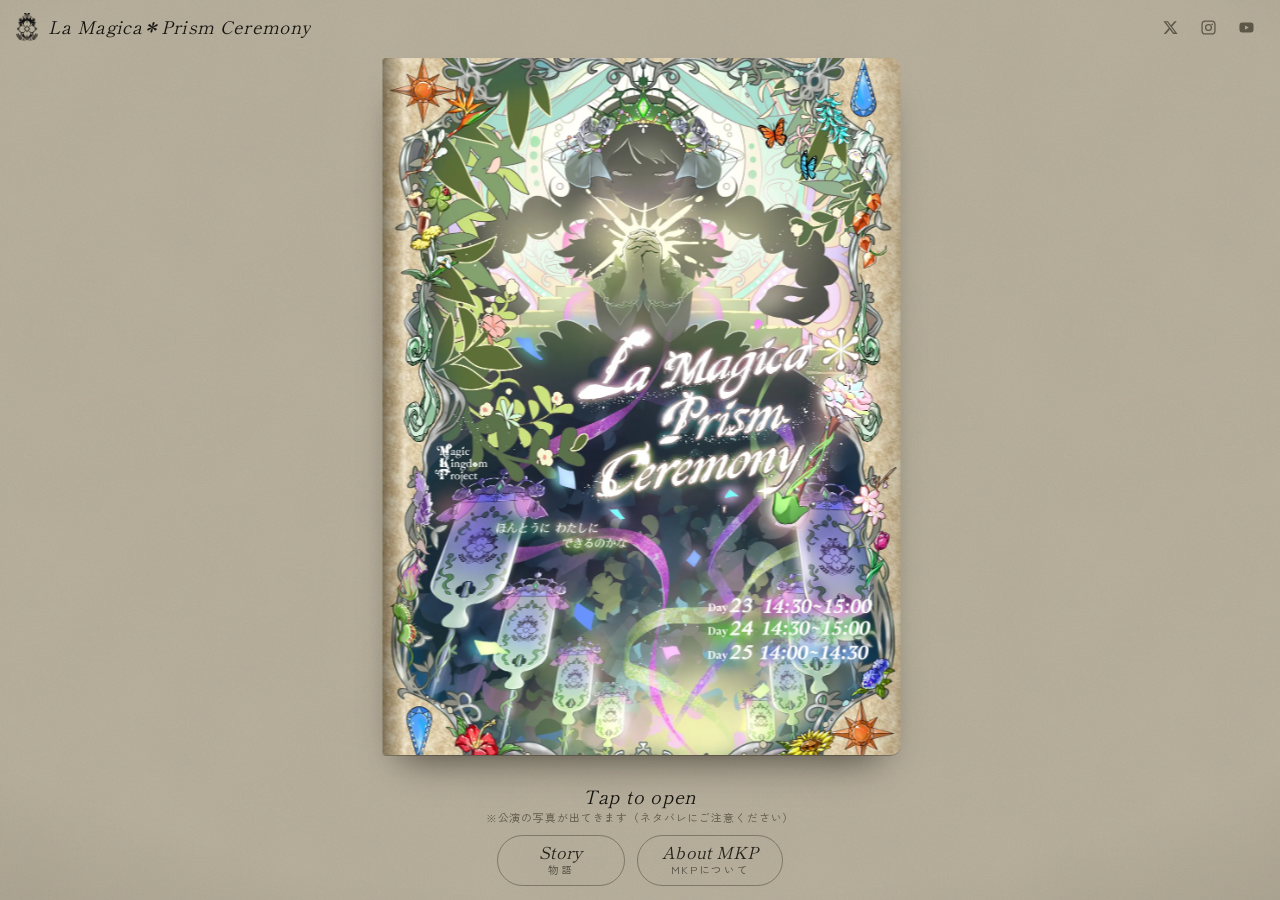
<file: index.html>
<!doctype html>
<html lang="ja" class="is-landing">
<head>
<meta charset="utf-8">
<meta name="viewport" content="width=device-width, initial-scale=1, viewport-fit=cover">
<title>La Magica＊Prism Ceremony | Magic Kingdom Project 2026</title>
<meta name="description" content="あの日の魔法を、もういちど。Magic Kingdom Project 2026 芸術祭公演「La Magica＊Prism Ceremony」の、みんなが撮ってくれた写真を集めました。">
<meta name="theme-color" content="#b9b19e">
<!-- 公開前の確認用：検索結果に出ないようにしています。正式に公開するときは、この1行を消してください -->
<meta name="robots" content="noindex, nofollow">
<meta property="og:type" content="website">
<meta property="og:title" content="La Magica＊Prism Ceremony | MKP 2026">
<meta property="og:description" content="あの日の魔法を、もういちど。みんなが撮ってくれた、公演の写真を集めました。">
<meta property="og:image" content="assets/img/ogp.jpg">
<meta name="twitter:card" content="summary_large_image">
<link rel="icon" href="assets/img/favicon-32.png" sizes="32x32" type="image/png">
<link rel="icon" href="assets/img/icon-96.png" sizes="96x96" type="image/png">
<link rel="apple-touch-icon" href="assets/img/apple-touch-icon.png">
<link rel="preconnect" href="https://fonts.googleapis.com">
<link rel="preconnect" href="https://fonts.gstatic.com" crossorigin>
<link rel="preconnect" href="https://lh3.googleusercontent.com">
<link rel="preload" as="image" href="assets/img/poster-1200.webp">
<link rel="stylesheet" href="https://fonts.googleapis.com/css2?family=IM+Fell+English:ital@0;1&family=Klee+One:wght@400;600&family=Shippori+Mincho+B1:wght@400;500;700&family=Zen+Kaku+Gothic+New:wght@400;500;700&display=swap">
<link rel="stylesheet" href="app/site.css">
<link rel="stylesheet" href="app/landing.css">
<link rel="stylesheet" href="app/gallery.css">
</head>
<body>
<div class="desk-bg" aria-hidden="true"></div>

<!-- ============ 最初の画面：本の表紙 ============ -->
<div class="landing" data-landing>
  <header class="top">
    <a class="top__mark" href="./" aria-label="トップ（本の表紙）へ">
      <img class="top__crest" src="assets/img/emblem-ink.png" alt="" width="24" height="30">
      <span class="top__title foil">La Magica＊Prism Ceremony</span>
    </a>
    <div class="sns" data-sns></div>
  </header>

  <main class="desk" id="main">
    <div class="book is-closed" data-book></div>
  </main>

  <p class="hint" data-hint><b class="foil">Tap to open</b><small data-hint-sub></small></p>

  <nav class="dock" aria-label="コンテンツ">
    <button class="plate-btn" type="button" data-open="story"><span class="plate-btn__en">Story</span><span class="plate-btn__ja">物語</span></button>
    <button class="plate-btn" type="button" data-open="about"><span class="plate-btn__en">About MKP</span><span class="plate-btn__ja">MKPについて</span></button>
  </nav>
</div>

<!-- ============ 本をひらいたあと：ふつうのギャラリーサイト ============ -->
<div class="site" data-site>
  <header class="gh" data-gh>
    <a class="gh__mark" href="./" data-top aria-label="表紙にもどる">
      <img class="gh__crest" src="assets/img/emblem-ink.png" alt="" width="24" height="30">
      <span class="gh__title foil">La Magica＊Prism Ceremony</span>
    </a>
    <button class="gh__menu" type="button" data-menu aria-expanded="false" aria-controls="drawer" aria-label="メニューをひらく"><span></span><span></span><span></span></button>
  </header>

  <main class="gmain" id="gallery-main">
    <section class="ghero">
      <h1 class="ghero__h foil">Gallery</h1>
      <p class="ghero__ja">公演写真ギャラリー</p>
      <hr class="rule">
    </section>

    <section class="gal" aria-label="写真の一覧">
      <div class="gal__filter" data-filter-bar hidden>
        <div class="gal__bar">
          <button type="button" class="gal__toggle" data-filter-toggle aria-expanded="false" aria-controls="gal-panel">
            <span>キャラで絞り込む</span><small data-filter-count></small><i class="gal__chev" aria-hidden="true"></i>
          </button>
          <div class="gal__active" data-active aria-live="polite"></div>
        </div>
        <div class="gal__panel" id="gal-panel" data-panel-filter inert>
          <div class="gal__panelin">
          <div class="gal__mode" data-mode-box role="group" aria-label="絞り込みの条件" hidden>
          <button type="button" data-mode="any">いずれかが写っている</button><button type="button" data-mode="all">全員が写っている</button>
          </div>
          <div class="gal__chips" role="group" aria-label="キャラクターで絞り込む" data-filter></div></div>
        </div>
      </div>
      <div class="gal__wrap">
        <p class="gal__status" data-status role="status" aria-live="polite"></p>
        <div class="gal__grid" data-grid></div>
        <nav class="gal__pager" data-pager aria-label="ページ" hidden></nav>
      </div>
    </section>
  </main>

  <footer class="gf">
    <img class="gf__crest" src="assets/img/emblem-ink.png" alt="" width="40" height="49">
    <p class="gf__title foil">La Magica＊Prism Ceremony</p>
    <p class="gf__sub">Magic Kingdom Project 2026</p>
    <div class="sns" data-sns></div>
    <p class="gf__note" data-credit></p>
    <p class="gf__copy" data-copy></p>
  </footer>
</div>

<!-- ハンバーガーメニュー -->
<div class="drawer" id="drawer" data-drawer hidden>
  <div class="drawer__scrim" data-drawer-close></div>
  <nav class="drawer__sheet" aria-label="メニュー">
    <button class="drawer__close" type="button" data-drawer-close aria-label="メニューを閉じる">×</button>
    <p class="drawer__title foil">Menu</p>
    <hr class="rule">
    <ul class="drawer__list">
      <li><button type="button" data-open="story"><b>Story</b><small>物語</small></button></li>
      <li><button type="button" data-open="about"><b>About MKP</b><small>MKPについて</small></button></li>
    </ul>
    <hr class="rule">
    <div class="sns" data-sns></div>
    <a class="drawer__back" href="./" data-back>‹ もどる</a>
  </nav>
</div>

<!-- パネル（巻物）：中身は panels.js が data/content.js から作ります -->
<div class="panel" data-panel="story" role="dialog" aria-modal="true" aria-labelledby="p-story" hidden>
  <div class="sheet">
    <button class="sheet__close" type="button" data-close aria-label="閉じる">×</button>
    <div class="sheet__scroll">
      <header class="sheet__head"><h2 class="sheet__en foil" id="p-story">Story</h2><p class="sheet__ja">物語</p><hr class="rule"></header>
      <div class="story" data-story></div>
    </div>
  </div>
</div>
<div class="panel" data-panel="about" role="dialog" aria-modal="true" aria-labelledby="p-about" hidden>
  <div class="sheet">
    <button class="sheet__close" type="button" data-close aria-label="閉じる">×</button>
    <div class="sheet__scroll">
      <header class="sheet__head"><h2 class="sheet__en foil" id="p-about">About MKP</h2><p class="sheet__ja">Magic Kingdom Project とは</p><hr class="rule"></header>
      <div class="about" data-about></div>
    </div>
  </div>
</div>

<!-- 写真の拡大表示 -->
<div class="lb" data-lb role="dialog" aria-modal="true" aria-label="写真の拡大表示" hidden>
  <div class="lb__top">
    <span class="lb__count" data-lb-count></span>
    <button class="lb__close" type="button" data-lb-close aria-label="閉じる">×</button>
  </div>
  <div class="lb__stage" data-lb-stage>
    <figure class="lb__print" data-lb-print><img data-lb-img alt=""></figure>
    <div class="lb__spin" aria-hidden="true"></div>
  </div>
  <button class="lb__nav lb__nav--prev" type="button" data-lb-prev aria-label="前の写真"><svg viewBox="0 0 24 24" aria-hidden="true"><path d="M15 5l-7 7 7 7"/></svg></button>
  <button class="lb__nav lb__nav--next" type="button" data-lb-next aria-label="次の写真"><svg viewBox="0 0 24 24" aria-hidden="true"><path d="M9 5l7 7-7 7"/></svg></button>
  <div class="lb__info" data-lb-info></div>
</div>

<noscript><p style="position:fixed;inset:auto 0 20px;text-align:center">このサイトの表示には JavaScript を有効にしてください。</p></noscript>

<script src="data/content.js"></script>
<script src="data/x-gallery.js"></script>
<script src="js/gallery-core.js"></script>
<script src="app/common.js"></script>
<script src="app/panels.js"></script>
<script src="app/gallery.js"></script>
<script src="app/landing.js"></script>
</body>
</html>
</file>
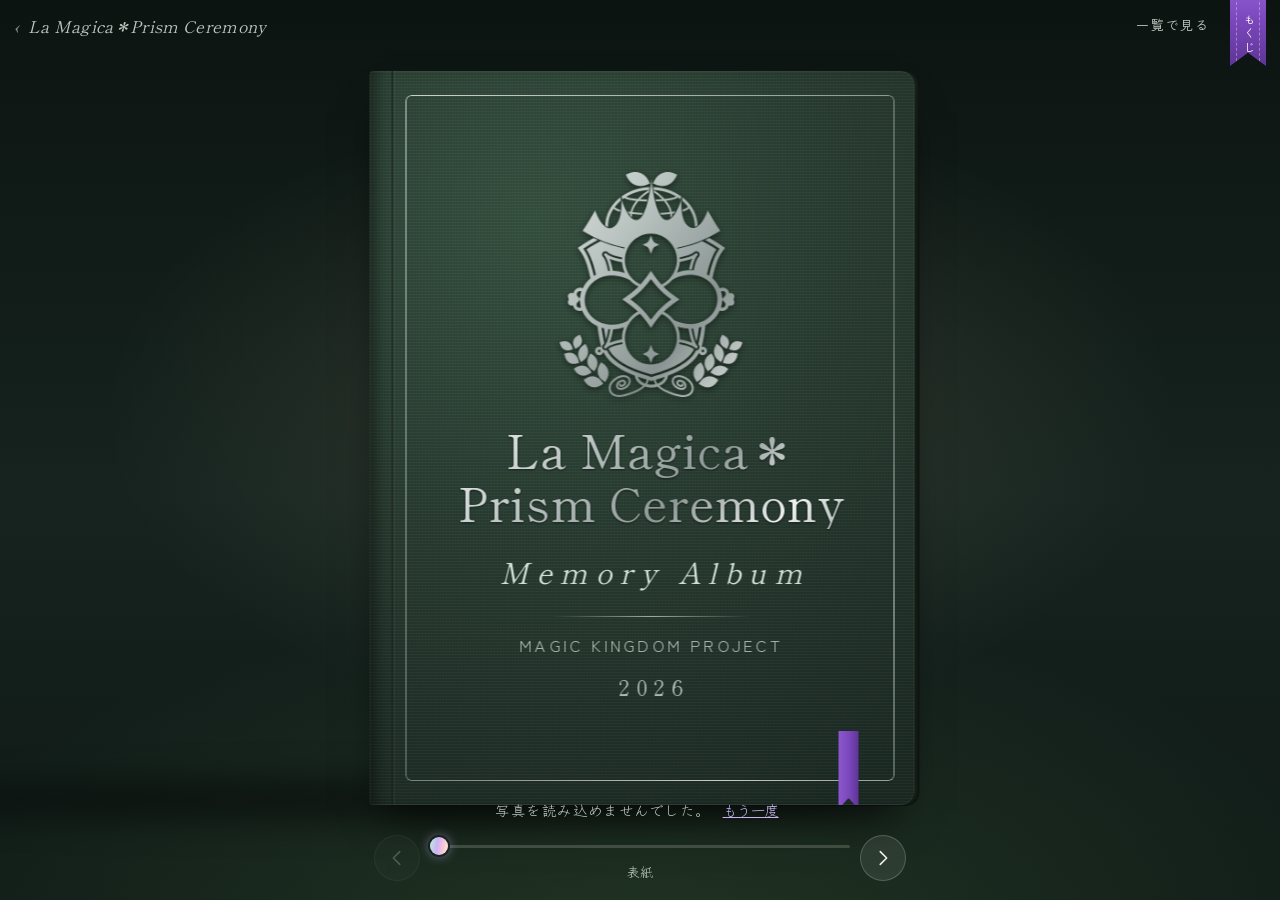
<file: album/index.html>
<!doctype html>
<html lang="ja">
<head>
<meta charset="utf-8">
<meta name="viewport" content="width=device-width, initial-scale=1, viewport-fit=cover">
<title>Prism Album | La Magica＊Prism Ceremony</title>
<meta name="description" content="Magic Kingdom Project 2026 芸術祭公演「La Magica＊Prism Ceremony」の思い出アルバム。公演の写真を、ページをめくりながら振り返れます。">
<meta name="theme-color" content="#101a17">
<!-- 公開前の確認用：検索結果に出ないようにしています。みんなに公開するときは、この1行を消してください -->
<meta name="robots" content="noindex, nofollow">
<meta property="og:type" content="website">
<meta property="og:title" content="Prism Album | La Magica＊Prism Ceremony">
<meta property="og:description" content="公演の思い出アルバム">
<meta property="og:image" content="../assets/img/ogp.jpg">
<meta name="twitter:card" content="summary_large_image">
<link rel="icon" href="../assets/img/favicon-32.png" sizes="32x32" type="image/png">
<link rel="icon" href="../assets/img/icon-96.png" sizes="96x96" type="image/png">
<link rel="apple-touch-icon" href="../assets/img/apple-touch-icon.png">
<link rel="preconnect" href="https://fonts.googleapis.com">
<link rel="preconnect" href="https://fonts.gstatic.com" crossorigin>
<link rel="preconnect" href="https://lh3.googleusercontent.com">
<link rel="stylesheet" href="https://fonts.googleapis.com/css2?family=Caveat:wght@500;700&family=IM+Fell+English:ital@0;1&family=Klee+One:wght@400;600&family=Shippori+Mincho+B1:wght@400;500;700&family=Zen+Kaku+Gothic+New:wght@400;500;700&display=swap">
<link rel="stylesheet" href="album.css">
</head>
<body>
<div class="stage" data-stage>
  <div class="bg" aria-hidden="true"><i></i><i></i><i></i></div>

  <header class="top">
    <a class="top__back" href="../index.html"><span aria-hidden="true">‹</span> La Magica＊Prism Ceremony</a>
    <nav class="top__nav" aria-label="メニュー">
      <a href="../gallery.html">一覧で見る</a>
      <button class="ribbon" type="button" data-toc aria-label="もくじを開く"><span>もくじ</span></button>
    </nav>
  </header>

  <main class="desk" id="main">
    <div class="book is-closed" data-book>
      <div class="slot slot--l" data-slot-l></div>
      <div class="slot slot--r" data-slot-r></div>
      <button class="hit hit--prev" type="button" data-hit-prev aria-label="前のページへ" tabindex="-1"></button>
      <button class="hit hit--next" type="button" data-hit-next aria-label="次のページへ" tabindex="-1"></button>
    </div>
    <p class="hint" data-hint>表紙をタップして、アルバムをひらく</p>
  </main>

  <footer class="ctrl" data-ctrl>
    <button class="ctrl__btn" type="button" data-prev aria-label="前のページ"><svg viewBox="0 0 24 24" aria-hidden="true"><path d="M15 5l-7 7 7 7"/></svg></button>
    <div class="ctrl__mid">
      <input class="ctrl__range" type="range" min="-1" max="0" step="1" value="-1" data-range aria-label="ページを選ぶ">
      <p class="ctrl__label" data-label role="status" aria-live="polite">表紙</p>
    </div>
    <button class="ctrl__btn" type="button" data-next aria-label="次のページ"><svg viewBox="0 0 24 24" aria-hidden="true"><path d="M9 5l7 7-7 7"/></svg></button>
  </footer>

  <!-- 写真の拡大表示 -->
  <div class="lb" data-lb role="dialog" aria-modal="true" aria-label="写真の拡大表示" hidden>
    <div class="lb__top">
      <span class="lb__count" data-lb-count></span>
      <button class="lb__close" type="button" data-lb-close aria-label="閉じる">×</button>
    </div>
    <div class="lb__stage" data-lb-stage>
      <figure class="lb__print" data-lb-print>
        <img data-lb-img alt="">
      </figure>
      <div class="lb__spin" aria-hidden="true"></div>
    </div>
    <button class="lb__nav lb__nav--prev" type="button" data-lb-prev aria-label="前の写真"><svg viewBox="0 0 24 24" aria-hidden="true"><path d="M15 5l-7 7 7 7"/></svg></button>
    <button class="lb__nav lb__nav--next" type="button" data-lb-next aria-label="次の写真"><svg viewBox="0 0 24 24" aria-hidden="true"><path d="M9 5l7 7-7 7"/></svg></button>
    <div class="lb__info" data-lb-info></div>
  </div>

  <noscript><p class="noscript">このアルバムの表示には JavaScript を有効にしてください。</p></noscript>
</div>

<script src="../data/content.js"></script>
<script src="../data/x-gallery.js"></script>
<script src="../js/gallery-core.js"></script>
<script src="album.js"></script>
</body>
</html>
</file>
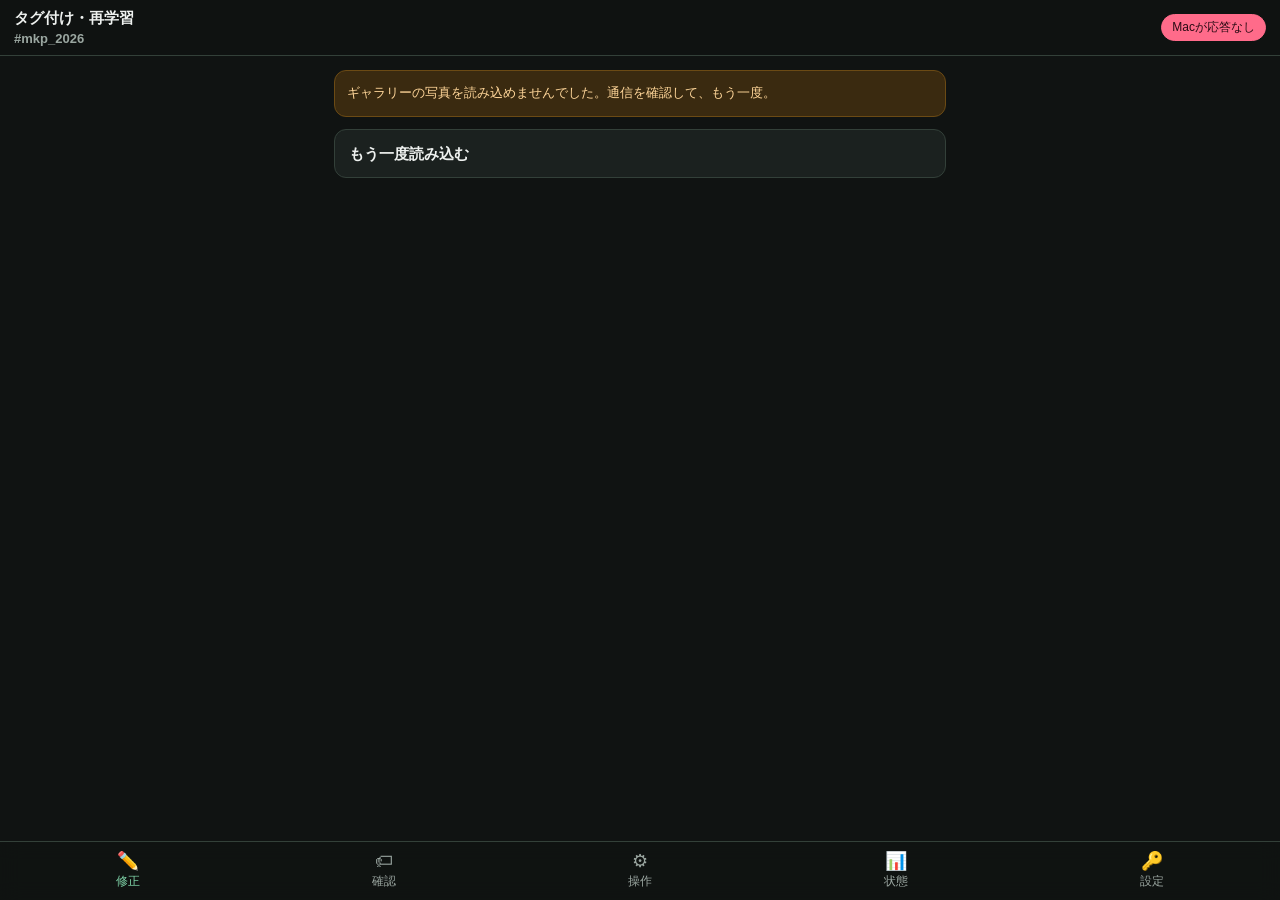
<file: tagger/index.html>
<!doctype html>
<html lang="ja">
<head>
<meta charset="utf-8">
<meta name="viewport" content="width=device-width, initial-scale=1, viewport-fit=cover">
<meta name="robots" content="noindex">
<meta name="theme-color" content="#101312">
<title>タグ付け・再学習 | MKP26</title>
<style>
:root{--bg:#101312;--card:#1b211f;--line:#334039;--fg:#eef1ef;--sub:#9aa6a0;--acc:#7fd4a8;--warn:#ffb454;--bad:#ff6b8a;--sug:#3b6fe0}
*{box-sizing:border-box;-webkit-tap-highlight-color:transparent}
html,body{margin:0;background:var(--bg);color:var(--fg);font:15px/1.55 -apple-system,"Hiragino Sans",sans-serif}
body{padding-bottom:calc(76px + env(safe-area-inset-bottom))}
header{position:sticky;top:0;z-index:5;background:#101312ee;backdrop-filter:blur(8px);border-bottom:1px solid var(--line);padding:calc(8px + env(safe-area-inset-top)) 14px 8px;display:flex;align-items:center;gap:10px}
h1{font-size:15px;margin:0;flex:1;line-height:1.3}
.badge{font-size:12px;border-radius:999px;padding:3px 10px;border:1px solid var(--line);color:var(--sub);white-space:nowrap}
.badge.on{color:#0b1511;background:var(--acc);border-color:var(--acc)}.badge.off{color:#2a0b14;background:var(--bad);border-color:var(--bad)}
main{max-width:640px;margin:0 auto;padding:14px}
nav.tabs{position:fixed;left:0;right:0;bottom:0;z-index:6;display:flex;background:#101312f2;backdrop-filter:blur(10px);border-top:1px solid var(--line);padding-bottom:env(safe-area-inset-bottom)}
nav.tabs button{flex:1;border:0;background:none;color:var(--sub);font:inherit;font-size:12px;padding:10px 4px 9px;display:flex;flex-direction:column;align-items:center;gap:2px}
nav.tabs button b{font-size:18px;font-weight:400;line-height:1}
nav.tabs button.on{color:var(--acc)}
.card{background:var(--card);border:1px solid var(--line);border-radius:14px;padding:14px;margin-bottom:12px}
.sub{color:var(--sub);font-size:13px}
.btn{border:1px solid var(--line);background:var(--card);color:var(--fg);border-radius:12px;padding:12px 14px;font:inherit;width:100%;text-align:left;cursor:pointer}
.btn:disabled{opacity:.45}
.btn.pri{background:var(--acc);color:#0b1511;border-color:var(--acc);font-weight:700}
.btn b{display:block;font-size:15px}.btn span{display:block;font-size:12px;opacity:.75;margin-top:2px;font-weight:400}
.stack>*{margin-bottom:10px}
.crop{width:min(100%,calc(58vh * var(--r)));aspect-ratio:var(--r);margin:0 auto;background:#000 no-repeat;border-radius:12px}
.ctx{display:flex;gap:10px;align-items:center;margin:10px 0 12px;font-size:12px;color:var(--sub)}
.ctx .mini{position:relative;width:96px;flex:none;background:#000 center/cover;border-radius:8px;overflow:hidden}
.ctx .mini i{position:absolute;border:2px solid #ff3b6b}
.ctx a{color:#9cf}
.pred{margin:0 0 8px;font-size:14px}.pred b{color:var(--warn)}
.sugs{display:grid;gap:8px;margin-bottom:10px}
.chip{--c:var(--sug);--rb:var(--line);--rt:#ffffff0d;--fg:#fff;display:flex;align-items:center;gap:10px;width:100%;border:1px solid var(--rb);background:var(--rt);color:var(--fg2,var(--fg));border-radius:12px;padding:12px;font:inherit;text-align:left;cursor:pointer;line-height:1.3}
.chip i{width:14px;height:14px;border-radius:50%;background:var(--c);flex:none;box-shadow:0 0 0 1.5px #ffffff55}
.chip small{margin-left:auto;color:var(--sub);font-size:11px;white-space:nowrap}
.chip.sug{border-width:2px}
.chip.other{border-style:dashed}
details.all{margin-top:6px}details.all summary{cursor:pointer;color:var(--sub);padding:8px 2px;font-size:13px}
.grid{display:grid;grid-template-columns:1fr 1fr;gap:6px}
.grid .chip{padding:9px 9px;font-size:12.5px}
.row{display:flex;gap:8px;margin:10px 0}.row .btn{text-align:center;padding:10px}
.done{padding:40px 8px;text-align:center;color:var(--sub)}
.job{display:flex;justify-content:space-between;gap:8px;border-top:1px solid var(--line);padding:8px 0;font-size:13px}
.job:first-child{border-top:0}.job .st{white-space:nowrap}.st.done{color:var(--acc)}.st.running{color:var(--warn)}.st.queued{color:var(--sub)}.st.error{color:var(--bad)}
.kv{display:grid;grid-template-columns:auto 1fr;gap:4px 14px;font-size:14px}.kv dt{color:var(--sub)}.kv dd{margin:0;text-align:right}
.notice{background:#3a2a10;border:1px solid #6b4a14;color:#ffd699;border-radius:12px;padding:12px;font-size:13px;margin-bottom:12px}
input[type=text],input[type=password]{width:100%;background:#0b0e0d;border:1px solid var(--line);color:var(--fg);border-radius:10px;padding:11px;font:inherit}
label.f{display:block;font-size:13px;color:var(--sub);margin:12px 0 4px}
.pgrid{display:grid;grid-template-columns:repeat(3,1fr);gap:6px}
.ph{position:relative;background:#000;border-radius:8px;overflow:hidden;aspect-ratio:3/4;cursor:pointer;border:2px solid transparent}
.ph img{width:100%;height:100%;object-fit:cover;display:block}
.ph.ok{border-color:var(--acc)}
.ph .dots{position:absolute;left:0;right:0;bottom:0;display:flex;gap:3px;padding:4px;background:linear-gradient(transparent,#000a);min-height:20px;flex-wrap:wrap}
.ph .dots i{width:11px;height:11px;border-radius:50%;box-shadow:0 0 0 1.5px #fff9}
.ph .dots em{font-style:normal;font-size:10px;color:#fff;margin-left:auto}
.ph .tick{position:absolute;top:4px;right:4px;background:var(--acc);color:#0b1511;border-radius:999px;font-size:11px;font-weight:700;padding:0 6px}
.fbar{display:flex;gap:8px;align-items:center;margin-bottom:10px}
.fbar select{flex:1;background:var(--card);color:var(--fg);border:1px solid var(--line);border-radius:10px;padding:10px;font:inherit}
.modal{position:fixed;inset:0;z-index:20;background:#101312;overflow-y:auto;padding:calc(10px + env(safe-area-inset-top)) 14px calc(110px + env(safe-area-inset-bottom))}
.modal .pic2{background:#000;border-radius:12px;display:flex;justify-content:center}
.modal .pic2 img{max-width:100%;max-height:46vh;display:block}
.tgrid{display:grid;grid-template-columns:1fr 1fr;gap:6px;margin-top:10px}
.tgrid .chip{padding:10px 9px;font-size:12.5px}
.chip.on{background:var(--c);color:var(--fg);border-color:var(--rb)}
.chip.on i{background:var(--fg);box-shadow:none}
.mbar{position:fixed;left:0;right:0;bottom:0;z-index:25;display:flex;gap:8px;padding:10px 14px calc(10px + env(safe-area-inset-bottom));background:#101312f5;border-top:1px solid var(--line)}
.mbar .btn{text-align:center;padding:12px 6px}
.toast{position:fixed;left:50%;bottom:calc(90px + env(safe-area-inset-bottom));transform:translateX(-50%);background:#e8efe9;color:#0b1511;padding:9px 16px;border-radius:999px;font-size:13px;z-index:30;box-shadow:0 4px 18px #0008;max-width:90vw}
</style>
</head>
<body>
<header>
  <h1>タグ付け・再学習<br><span class="sub" id="ht"></span></h1>
  <span class="badge" id="worker">確認中…</span>
</header>
<main id="main"><p class="done">読み込み中…</p></main>
<nav class="tabs" id="tabs">
  <button data-t="fix" class="on"><b>✏️</b>修正</button>
  <button data-t="review"><b>🏷</b>確認</button>
  <button data-t="act"><b>⚙</b>操作</button>
  <button data-t="status"><b>📊</b>状態</button>
  <button data-t="set"><b>🔑</b>設定</button>
</nav>

<script>window.MKP_BRIDGE = "https://script.google.com/macros/s/AKfycbyIiMomc-aaZxKwA24g2fN-Tl0mouYsw_lVVibmoajT_5evOqP60rN_jMQyIki6eBwn/exec"; // 指示の受け付け窓口（Apps Script）。秘密ではない（合言葉がないと何も受け付けない）</script>
<script src="../data/content.js"></script>
<script src="../data/x-gallery.js"></script>
<script>
"use strict";
var XG = window.X_GALLERY || {}, SITE = window.SITE || {}, GCFG = SITE.gallery || {};
var SHEET = XG.sheetId, HASHTAG = XG.hashtag || "";
var CHARS = (GCFG.tags || []).slice(), COLORS = GCFG.colors || {};
var OTHER = "対象外", FAIRY = "妖精たち", MIN_H = 150;
var LS = (function () { var ok = true; try { localStorage.setItem("_t", "1"); localStorage.removeItem("_t"); } catch (e) { ok = false; }
  return { get: function (k, d) { try { var v = ok ? localStorage.getItem(k) : null; return v == null ? d : JSON.parse(v); } catch (e) { return d; } },
           set: function (k, v) { try { if (ok) localStorage.setItem(k, JSON.stringify(v)); } catch (e) {} } }; })();
// 開発用: localhost で開いたときだけ ?bridge=... で窓口の URL を差し替えられる（本番では無効）
var isLocal = /^(localhost|127\.0\.0\.1)$/.test(location.hostname);
var qBridge = isLocal ? new URLSearchParams(location.search).get("bridge") : null;
var S = { tab: "fix", photos: [], fsel: "all", fshow: 60, editing: null, crops: [], status: {}, jobs: [], skipped: {}, hist: [], busy: false };
var $ = function (s) { return document.querySelector(s); };
function esc(s) { return String(s == null ? "" : s).replace(/[&<>"']/g, function (c) { return { "&": "&amp;", "<": "&lt;", ">": "&gt;", '"': "&quot;", "'": "&#39;" }[c]; }); }
function bridge() { return qBridge || LS.get("bridge", "") || (window.MKP_BRIDGE || ""); }
function pass() { return LS.get("pass", ""); }
function toast(m) { var t = document.createElement("div"); t.className = "toast"; t.textContent = m; document.body.appendChild(t); setTimeout(function () { t.remove(); }, 2600); }

/* ---------- 色（サイトと同じ。キャラのイメージカラー） ---------- */
function hex2rgb(h) { h = String(h || "").replace("#", ""); var n = parseInt(h, 16); return h.length === 6 && !isNaN(n) ? [(n >> 16) & 255, (n >> 8) & 255, n & 255] : null; }
function chipStyle(name) {
  var cs = (COLORS[name] || []).filter(hex2rgb); if (!cs.length) return "";
  var bg = cs.length > 1 ? "linear-gradient(135deg," + cs.join(",") + ")" : cs[0], r = hex2rgb(cs[0]);
  return "--c:" + bg + ";--rb:rgba(" + r.join(",") + ",.75);--rt:rgba(" + r.join(",") + ",.14)";
}

/* ---------- スプレッドシート（読み取り。公開されている gviz を使う） ---------- */
function gviz(tab, headers) {
  var url = "https://docs.google.com/spreadsheets/d/" + encodeURIComponent(SHEET) + "/gviz/tq?tqx=out:json&headers=" + (headers ? 1 : 0) + "&sheet=" + encodeURIComponent(tab) + "&t=" + Date.now();
  return fetch(url, { cache: "no-store" }).then(function (r) { if (!r.ok) throw new Error("http_" + r.status); return r.text(); }).then(function (t) {
    var m = t.match(/setResponse\(([\s\S]*)\);?\s*$/); if (!m) throw new Error("parse");
    var d = JSON.parse(m[1]); if (d.status === "error") throw new Error("sheet");
    var labels = d.table.cols.map(function (c) { return (c.label || "").trim(); });
    return d.table.rows.map(function (row) { var o = []; (row.c || []).forEach(function (c, i) { o[i] = c && c.v != null ? c.v : ""; }); o._l = labels; return o; });
  });
}
function rowObj(row) { var o = {}; row._l.forEach(function (l, i) { o[l] = row[i] == null ? "" : row[i]; }); return o; }
function loadPhotos() {
  return gviz(XG.sheetName || "mkp_gallery", true).then(function (rs) {
    var want = String(HASHTAG).toLowerCase();
    S.photos = rs.map(rowObj).filter(function (p) {
      return p.drive_file_id && p.tag_status !== "excluded" && String(p.hashtags).toLowerCase().split(",").map(function (x) { return x.trim(); }).indexOf(want) >= 0;
    }).map(function (p) { return { id: String(p.drive_file_id), tags: String(p.characters || "").split(",").map(function (t) { return t.trim(); }).filter(function (t) { return t && t !== "未分類"; }), ok: p.tag_status === "confirmed", handle: p.author_handle, url: p.tweet_url, at: String(p.posted_at || "") }; })
      .sort(function (a, b) { return a.at < b.at ? 1 : -1; });
  }).catch(function () { S.photos = []; S.photosErr = true; });
}
function loadAll() {
  return Promise.all([
    loadPhotos(),
    gviz("crops", true).then(function (rs) { S.crops = rs.map(rowObj).sort(function (a, b) { return a.prio - b.prio; }); }).catch(function () { S.crops = []; S.cropsErr = true; }),
    gviz("status", false).then(function (rs) { var o = {}; rs.forEach(function (r) { if (r[0]) o[r[0]] = r[1]; }); S.status = o; }).catch(function () { S.status = {}; }),
    gviz("jobs", true).then(function (rs) { S.jobs = rs.map(rowObj).reverse().slice(0, 8); }).catch(function () { S.jobs = []; })
  ]).then(function () { paintWorker(); });
}

/* ---------- Macのワーカーの生存確認 ---------- */
function paintWorker() {
  var hb = S.status.heartbeat, el = $("#worker"), age = null;
  if (hb) { var t = Date.parse(String(hb).replace(" ", "T") + "+09:00"); if (!isNaN(t)) age = (Date.now() - t) / 1000; }
  if (age != null && age < 240) { el.className = "badge on"; el.textContent = "Mac稼働中"; }
  else { el.className = "badge off"; el.textContent = "Macが応答なし"; }
  $("#ht").textContent = "#" + (S.status.hashtag || HASHTAG);
}
function workerOn() { return $("#worker").classList.contains("on"); }

/* ---------- ラベル（端末に保存 → 受け付け窓口へ送信） ---------- */
function myLabels() { return LS.get("labels", {}); }
function postBridge(body) {
  var url = bridge(); if (!url) return Promise.reject(new Error("no_bridge"));
  body.pass = pass();
  return fetch(url, { method: "POST", redirect: "follow", headers: { "Content-Type": "text/plain;charset=utf-8" }, body: JSON.stringify(body) })
    .then(function (r) { if (!r.ok) throw new Error("http_" + r.status); return r.json(); })
    .then(function (j) { if (!j.ok) { var e = new Error(j.error || "error"); e.code = j.error; throw e; } return j; });
}
var flushing = false;
function flush() {
  if (flushing || !bridge() || !pass()) return Promise.resolve();
  var L = myLabels(), ids = Object.keys(L).filter(function (k) { return !L[k].sent; });
  if (!ids.length) return Promise.resolve();
  flushing = true;
  var batch = ids.slice(0, 50).map(function (id) { return { id: id, label: L[id].label, pred: L[id].pred || "", score: L[id].score || "", ts: L[id].ts }; });
  return postBridge({ action: "labels", items: batch, device: LS.get("device", "") }).then(function () {
    var L2 = myLabels(); batch.forEach(function (b) { if (L2[b.id] && L2[b.id].ts === b.ts) L2[b.id].sent = true; }); LS.set("labels", L2);
    flushing = false; updatePending(); return flush();
  }).catch(function (e) { flushing = false; if (e.code === "password") toast("合言葉が違います（設定を確認）"); updatePending(); });
}
function pending() { var L = myLabels(); return Object.keys(L).filter(function (k) { return !L[k].sent; }).length; }
function updatePending() { var el = $("#pend"), n = pending() + pendingEdits(); if (el) el.textContent = n ? "未送信 " + n + "件" : "送信済み"; }
function setLabel(c, label) {
  var L = myLabels(); L[c.id] = { label: label, pred: c.pred || "", score: c.score || "", ts: Math.floor(Date.now() / 1000), sent: false };
  LS.set("labels", L); S.hist.push(c.id); flush(); flushEdits(); paint();
}
function undo() {
  var id = S.hist.pop(); if (!id) return;
  var L = myLabels(); L[id] = { label: "", pred: "", score: "", ts: Math.floor(Date.now() / 1000), sent: false }; LS.set("labels", L);
  delete S.skipped[id]; S.front = id; flush(); paint();
}

/* ---------- 写真のタグ修正（端末に保存 → 窓口 → ギャラリーのシートに直接反映） ---------- */
function myEdits() { return LS.get("photoEdits", {}); }
var flushingE = false;
function flushEdits() {
  if (flushingE || !bridge() || !pass()) return Promise.resolve();
  var E = myEdits(), ids = Object.keys(E).filter(function (k) { return !E[k].sent; });
  if (!ids.length) return Promise.resolve();
  flushingE = true;
  var batch = ids.slice(0, 30).map(function (id) { return { file_id: id, tags: E[id].tags, ts: E[id].ts }; });
  return postBridge({ action: "settags", items: batch }).then(function () {
    var E2 = myEdits(); batch.forEach(function (b) { if (E2[b.file_id] && E2[b.file_id].ts === b.ts) E2[b.file_id].sent = true; }); LS.set("photoEdits", E2);
    flushingE = false; updatePending(); return flushEdits();
  }).catch(function (e) { flushingE = false; if (e.code === "password") toast("合言葉が違います（設定を確認）"); else if (e.code === "bad_header" || e.code === "no_main_sheet") toast("窓口がまだ古い版です（再デプロイが必要）"); updatePending(); });
}
function pendingEdits() { var E = myEdits(); return Object.keys(E).filter(function (k) { return !E[k].sent; }).length; }
function view(p) {  // 端末の修正を重ねた、いまの見え方
  var e = myEdits()[p.id]; return e ? { id: p.id, tags: e.tags, ok: true, handle: p.handle, url: p.url, at: p.at } : p;
}
function saveTags(id, tags) {
  var E = myEdits(); E[id] = { tags: tags.slice(), ts: Math.floor(Date.now() / 1000), sent: false }; LS.set("photoEdits", E); flushEdits();
}

/* ---------- 画面: 修正（公開ギャラリーの写真のタグを直す） ---------- */
function photoList() {
  var all = S.photos.map(view), f = S.fsel;
  return all.filter(function (p) { return f === "all" ? true : f === "none" ? !p.tags.length : f === "ok" ? p.ok : f === "todo" ? !p.ok : p.tags.indexOf(f) >= 0; });
}
function dotsHtml(p) { return p.tags.slice(0, 5).map(function (t) { var st = chipStyle(t), m = st.match(/--c:([^;]+)/); return '<i style="background:' + esc(m ? m[1] : "#888") + '"></i>'; }).join("") + (p.tags.length ? '<em>' + p.tags.length + "</em>" : "<em>タグなし</em>"); }
function viewFix() {
  if (S.photosErr || !S.photos.length) return '<div class="notice">ギャラリーの写真を読み込めませんでした。通信を確認して、もう一度。</div><button class="btn" id="reload"><b>もう一度読み込む</b></button>';
  var list = photoList(), shown = list.slice(0, S.fshow), nOk = S.photos.map(view).filter(function (p) { return p.ok; }).length;
  var opts = [["all", "すべて"], ["none", "タグなし"], ["todo", "未確認のみ"], ["ok", "修正・確認済みのみ"]].concat(CHARS.map(function (c) { return [c, c]; }));
  return '<div class="fbar"><select id="fsel">' + opts.map(function (o) { return '<option value="' + esc(o[0]) + '"' + (o[0] === S.fsel ? " selected" : "") + ">" + esc(o[1]) + "</option>"; }).join("") + "</select></div>" +
    '<p class="sub">' + list.length + " 枚 ・ 確認済み " + nOk + " 枚 ・ <span id=\"pend\"></span><br>写真をタップして、タグを直せます（保存すると、公開ギャラリーに反映されます）</p>" +
    '<div class="pgrid">' + shown.map(function (p) { return '<div class="ph' + (p.ok ? " ok" : "") + '" data-ph="' + esc(p.id) + '"><img loading="lazy" src="https://lh3.googleusercontent.com/d/' + encodeURIComponent(p.id) + '=w400">' + (p.ok ? '<span class="tick">✓</span>' : "") + '<div class="dots">' + dotsHtml(p) + "</div></div>"; }).join("") + "</div>" +
    (list.length > shown.length ? '<button class="btn" id="more" style="margin-top:10px"><b>もっと見る（残り ' + (list.length - shown.length) + " 枚）</b></button>" : "");
}
function openEditor(id, list) {
  var p = view(S.photos.filter(function (x) { return x.id === id; })[0]); if (!p) return;
  S.editing = { id: id, tags: p.tags.slice(), list: list.map(function (x) { return x.id; }) };
  var m = document.createElement("div"); m.className = "modal"; m.id = "modal";
  document.body.appendChild(m); paintEditor();
}
function paintEditor() {
  var e = S.editing, m = $("#modal"); if (!e || !m) return;
  var p = S.photos.filter(function (x) { return x.id === e.id; })[0], idx = e.list.indexOf(e.id);
  m.innerHTML = '<div class="pic2"><img src="https://lh3.googleusercontent.com/d/' + encodeURIComponent(e.id) + '=w1600"></div>' +
    '<p class="sub" style="margin:8px 0 0">@' + esc(p.handle) + ' ・ ' + (p.url ? '<a style="color:#9cf" target="_blank" rel="noopener" href="' + esc(p.url) + '">元の投稿</a> ・ ' : "") + (idx + 1) + " / " + e.list.length + "</p>" +
    '<p class="pred" style="margin-top:8px">写っているキャラをタップ（選ぶと色が付きます）</p><div class="tgrid">' +
    CHARS.map(function (n) { var on = e.tags.indexOf(n) >= 0, st = chipStyle(n); return '<button class="chip' + (on ? " on" : "") + '" data-n="' + esc(n) + '"' + (st ? ' style="' + esc(st) + '"' : "") + "><i></i><span>" + esc(n) + "</span></button>"; }).join("") + "</div>" +
    '<div class="mbar"><button class="btn" id="e_close">閉じる</button><button class="btn" id="e_clear">タグなし</button><button class="btn pri" id="e_save">保存して次へ</button></div>';
  m.querySelectorAll("[data-n]").forEach(function (b) { b.onclick = function () { var n = b.dataset.n, i = e.tags.indexOf(n); if (i >= 0) e.tags.splice(i, 1); else e.tags.push(n); paintEditor(); }; });
  $("#e_close").onclick = function () { closeEditor(); };
  $("#e_clear").onclick = function () { e.tags = []; paintEditor(); };
  $("#e_save").onclick = function () {
    saveTags(e.id, e.tags);
    var next = e.list[idx + 1];
    if (next) { e.id = next; var np = view(S.photos.filter(function (x) { return x.id === next; })[0]); e.tags = np.tags.slice(); $("#modal").scrollTop = 0; paintEditor(); toast("保存しました"); }
    else { closeEditor(); toast("保存しました（最後の写真）"); }
  };
}
function closeEditor() { var m = $("#modal"); if (m) m.remove(); S.editing = null; paint(); }

/* ---------- 画面: 確認 ---------- */
function queue() {
  var L = myLabels();
  var q = S.crops.filter(function (c) { var m = L[c.id]; var has = m ? !!m.label : !!c.label; return !has && !S.skipped[c.id] && c.h * c.ih >= MIN_H; });
  if (S.front) { var i = q.findIndex(function (c) { return c.id === S.front; }); if (i > 0) q.unshift(q.splice(i, 1)[0]); }
  return q;
}
function chipBtn(name, score, rank, cls) {
  var st = chipStyle(name);
  return '<button class="chip ' + (rank ? "sug " : "") + (cls || "") + '" data-l="' + esc(name) + '"' + (st ? ' style="' + esc(st) + '"' : "") + "><i></i><span>" + esc(name) + "</span>" +
    (rank ? "<small>候補" + rank + " " + Number(score).toFixed(2) + "</small>" : "") + "</button>";
}
function viewReview() {
  var q = queue(), c = q[0], nLab = Object.keys(myLabels()).filter(function (k) { return myLabels()[k].label; }).length;
  if (S.cropsErr || !S.crops.length) {
    return '<div class="notice">確認用の一覧がまだありません。Macで <b>mkp worker</b> を起動すると、ここに切り出しが並びます。</div><button class="btn" id="reload"><b>もう一度読み込む</b></button>';
  }
  if (!c) return '<div class="done"><p>確認するものはもうありません 🎉</p><p>「操作」タブで<b>再学習</b>を押すと、付けたラベルが反映されます。</p><p class="sub">ラベル済み ' + nLab + ' 件 ・ <span id="pend"></span></p></div>';
  var r = (c.w * c.iw) / (c.h * c.ih);
  var bx = c.w > 0.999 ? 0 : (c.x / (1 - c.w)) * 100, by = c.h > 0.999 ? 0 : (c.y / (1 - c.h)) * 100;
  var img = "https://lh3.googleusercontent.com/d/" + encodeURIComponent(c.fid) + "=w1400";
  var tops = [[c.t1, c.s1], [c.t2, c.s2], [c.t3, c.s3]].filter(function (t) { return t[0]; });
  var names = CHARS.filter(function (n) { return !tops.some(function (t) { return t[0] === n; }); });
  return '<div class="crop" style="--r:' + r.toFixed(4) + ";background-image:url('" + img + "');background-size:" + (100 / c.w).toFixed(2) + "% auto;background-position:" + bx.toFixed(2) + "% " + by.toFixed(2) + '%"></div>' +
    '<div class="ctx"><div class="mini" style="aspect-ratio:' + c.iw + "/" + c.ih + ";background-image:url('" + img + "')\"><i style=\"left:" + (c.x * 100).toFixed(1) + "%;top:" + (c.y * 100).toFixed(1) + "%;width:" + (c.w * 100).toFixed(1) + "%;height:" + (c.h * 100).toFixed(1) + '%"></i></div>' +
    "<div>@" + esc(c.handle) + "<br>" + (c.url ? '<a target="_blank" rel="noopener" href="' + esc(c.url) + '">元の投稿を開く</a><br>' : "") + "残り " + q.length + ' 件 ・ <span id="pend"></span></div></div>' +
    '<p class="pred">今の予想: <b>' + esc(c.pred || "タグなし") + "</b>" + (c.score ? "（類似度 " + Number(c.score).toFixed(2) + "）" : "") + "</p>" +
    '<div class="sugs">' + tops.map(function (t, i) { return chipBtn(t[0], t[1], i + 1); }).join("") + "</div>" +
    '<div class="row"><button class="btn" id="skip">スキップ</button><button class="btn" id="undo"' + (S.hist.length ? "" : " disabled") + ">1つ戻る</button></div>" +
    '<details class="all"><summary>ほかのキャラから選ぶ（' + names.length + '人）</summary><div class="grid">' + names.map(function (n) { return chipBtn(n); }).join("") + "</div></details>" +
    '<div class="grid" style="margin-top:8px">' + (tops.some(function (t) { return t[0] === FAIRY; }) ? "" : chipBtn(FAIRY, 0, 0, "other")) + (tops.some(function (t) { return t[0] === OTHER; }) ? "" : chipBtn(OTHER, 0, 0, "other")) + "</div>";
}

/* ---------- 画面: 操作（取得・検出のやり直し・再学習） ---------- */
var JOBS = [
  { type: "scrape", title: "新しい投稿を取得してタグ付け", sub: "Xの #" + HASHTAG + " から新しい写真を集めて、タグを付けます（数分〜10分）", ask: "新しい投稿を取得して、タグ付けまで行います。よろしいですか？" },
  { type: "redetect", title: "人物の検出をやり直す", sub: "保存済みの写真の人物の枠を取り直して、タグを付け直します", ask: "人物の検出をやり直して、タグ付けをやり直します。よろしいですか？" },
  { type: "learn", title: "ラベルを学習する（再学習）", sub: "スマホで付けたラベルを参考画像に足して、全体のタグを付け直します", ask: "付けたラベルを学習して、全体のタグを付け直します。よろしいですか？" },
  { type: "refresh", title: "一覧を更新する", sub: "確認画面の一覧とステータスだけを最新にします（すぐ終わります）", ask: "" }
];
function viewAct() {
  var warn = "";
  if (!bridge()) warn = '<div class="notice">指示の受け付け窓口（Apps Script）がまだ設定されていません。「設定」タブで URL と合言葉を入れると、ここから実行できます。</div>';
  else if (!pass()) warn = '<div class="notice">合言葉が未設定です。「設定」タブで入れてください。</div>';
  else if (!workerOn()) warn = '<div class="notice">Macのワーカーが応答していません。Macで <b>mkp worker</b> を起動してください。指示は受け付けて、ワーカーが起動したら実行されます。</div>';
  return warn + '<div class="stack">' + JOBS.map(function (j) { return '<button class="btn' + (j.type === "learn" ? " pri" : "") + '" data-job="' + j.type + '"><b>' + esc(j.title) + "</b><span>" + esc(j.sub) + "</span></button>"; }).join("") + "</div>" +
    '<div class="card" style="margin-top:14px"><div class="sub" style="margin-bottom:6px">最近の指示（<span id="pend"></span>）</div><div id="jobs">' + jobsHtml() + "</div></div>";
}
function jobsHtml() {
  if (!S.jobs.length) return '<div class="sub">まだ指示はありません</div>';
  var name = { scrape: "取得", redetect: "検出やり直し", learn: "再学習", refresh: "一覧更新" }, st = { queued: "待機中", running: "実行中", done: "完了", error: "エラー" };
  return S.jobs.map(function (j) {
    return '<div class="job"><div><b>' + esc(name[j.type] || j.type) + '</b> <span class="sub">' + esc(String(j.requested_at).slice(5, 16)) + "</span>" + (j.message ? '<div class="sub">' + esc(j.message) + "</div>" : "") + '</div><div class="st ' + esc(j.state) + '">' + esc(st[j.state] || j.state) + "</div></div>";
  }).join("");
}
function sendJob(type) {
  var job = JOBS.filter(function (j) { return j.type === type; })[0];
  if (job.ask && !confirm(job.ask)) return;
  if (!bridge() || !pass()) { toast("先に「設定」で窓口のURLと合言葉を入れてください"); S.tab = "set"; return paint(); }
  var pre = type === "learn" ? flush() : Promise.resolve();
  S.busy = true;
  pre.then(function () {
    if (type === "learn" && pending()) throw new Error("ラベルを送信できませんでした。通信を確認してもう一度。");
    return postBridge({ action: "job", type: type });
  }).then(function () { toast("指示を送りました"); return loadAll(); }).catch(function (e) {
    toast(e.code === "password" ? "合言葉が違います" : e.code === "duplicate" ? "同じ指示がすでに待機中です" : e.message === "no_bridge" ? "窓口が未設定です" : "送信できませんでした: " + (e.message || ""));
  }).then(function () { S.busy = false; paint(); });
}

/* ---------- 画面: 状態 / 設定 ---------- */
function viewStatus() {
  var s = S.status, tg = Number(s.photos) ? Math.round((Number(s.tagged) * 100) / Number(s.photos)) : 0;
  return '<div class="card"><dl class="kv"><dt>対象</dt><dd>#' + esc(s.hashtag || HASHTAG) + "</dd><dt>写真</dt><dd>" + esc(s.photos || "-") + " 枚</dd><dt>タグが付いた写真</dt><dd>" + esc(s.tagged || "-") + " 枚（" + tg + "%）</dd>" +
    "<dt>確認・修正済みの写真</dt><dd>" + esc(s.confirmed || "0") + " 枚</dd><dt>人物の切り出し</dt><dd>" + esc(s.crops || "-") + " 件</dd><dt>ラベル済み</dt><dd>" + esc(s.labeled || "-") + " 件</dd><dt>未確認（大きいもの）</dt><dd>" + esc(s.unlabeled || "-") + " 件</dd></dl></div>" +
    '<div class="card"><div class="sub">Macからのメッセージ</div><div>' + esc(s.message || "-") + '</div><div class="sub" style="margin-top:6px">最終更新 ' + esc(s.updated || "-") + "</div></div>" +
    '<button class="btn" id="reload"><b>最新の状態を読み込む</b></button>';
}
function viewSet() {
  return '<div class="card"><label class="f">指示の受け付け窓口（Apps Script ウェブアプリのURL）</label><input type="text" id="s_url" value="' + esc(LS.get("bridge", "")) + '" placeholder="https://script.google.com/macros/s/…/exec" autocapitalize="off" autocorrect="off">' +
    '<label class="f">合言葉</label><input type="password" id="s_pass" value="' + esc(pass()) + '" autocomplete="off">' +
    '<label class="f">この端末の名前（任意。ラベルの記録に残ります）</label><input type="text" id="s_dev" value="' + esc(LS.get("device", "")) + '" placeholder="例: iPhone">' +
    '<div class="row"><button class="btn pri" id="s_save"><b>保存</b></button><button class="btn" id="s_test"><b>接続テスト</b></button></div></div>' +
    '<p class="sub">この端末のブラウザの中にだけ保存されます（公開サイトには含まれません）。</p>';
}

/* ---------- 描画とイベント ---------- */
function paint() {
  document.querySelectorAll("#tabs button").forEach(function (b) { b.classList.toggle("on", b.dataset.t === S.tab); });
  var v = S.tab === "fix" ? viewFix() : S.tab === "review" ? viewReview() : S.tab === "act" ? viewAct() : S.tab === "status" ? viewStatus() : viewSet();
  $("#main").innerHTML = v; updatePending();
  var q = queue(), c = q[0];
  document.querySelectorAll("#main [data-l]").forEach(function (b) { b.onclick = function () { if (c) setLabel(c, b.dataset.l); }; });
  document.querySelectorAll("#main [data-job]").forEach(function (b) { b.onclick = function () { if (!S.busy) sendJob(b.dataset.job); }; });
  var el;
  if ((el = $("#fsel"))) el.onchange = function () { S.fsel = el.value; S.fshow = 60; paint(); };
  if ((el = $("#more"))) el.onclick = function () { S.fshow += 60; paint(); };
  document.querySelectorAll("#main [data-ph]").forEach(function (d) { d.onclick = function () { openEditor(d.dataset.ph, photoList()); }; });
  if ((el = $("#skip"))) el.onclick = function () { if (c) { S.skipped[c.id] = 1; S.front = null; paint(); } };
  if ((el = $("#undo"))) el.onclick = undo;
  if ((el = $("#reload"))) el.onclick = function () { loadAll().then(paint); };
  if ((el = $("#s_save"))) el.onclick = function () { LS.set("bridge", $("#s_url").value.trim()); LS.set("pass", $("#s_pass").value); LS.set("device", $("#s_dev").value.trim()); toast("保存しました"); flush(); };
  if ((el = $("#s_test"))) el.onclick = function () { LS.set("bridge", $("#s_url").value.trim()); LS.set("pass", $("#s_pass").value); postBridge({ action: "ping" }).then(function () { toast("接続できました ✔"); }).catch(function (e) { toast(e.code === "password" ? "合言葉が違います" : "接続できません: " + (e.message || "")); }); };
}
$("#tabs").onclick = function (e) { var b = e.target.closest("[data-t]"); if (!b) return; S.tab = b.dataset.t; S.front = S.front; paint(); if (S.tab !== "review") loadAll().then(function () { if (S.tab !== "review") paint(); }); };
setInterval(function () { if (S.tab === "act" || S.tab === "status") loadAll().then(function () { if (S.tab === "act") { var j = $("#jobs"); if (j) j.innerHTML = jobsHtml(); } else if (S.tab === "status") paint(); }); else paintWorker(); }, 8000);
if (!SHEET) { $("#main").innerHTML = '<div class="notice">設定（data/x-gallery.js）が読み込めませんでした。</div>'; }
else loadAll().then(function () { S.tab = "fix"; paint(); flush(); flushEdits(); });
</script>
</body>
</html>
</file>
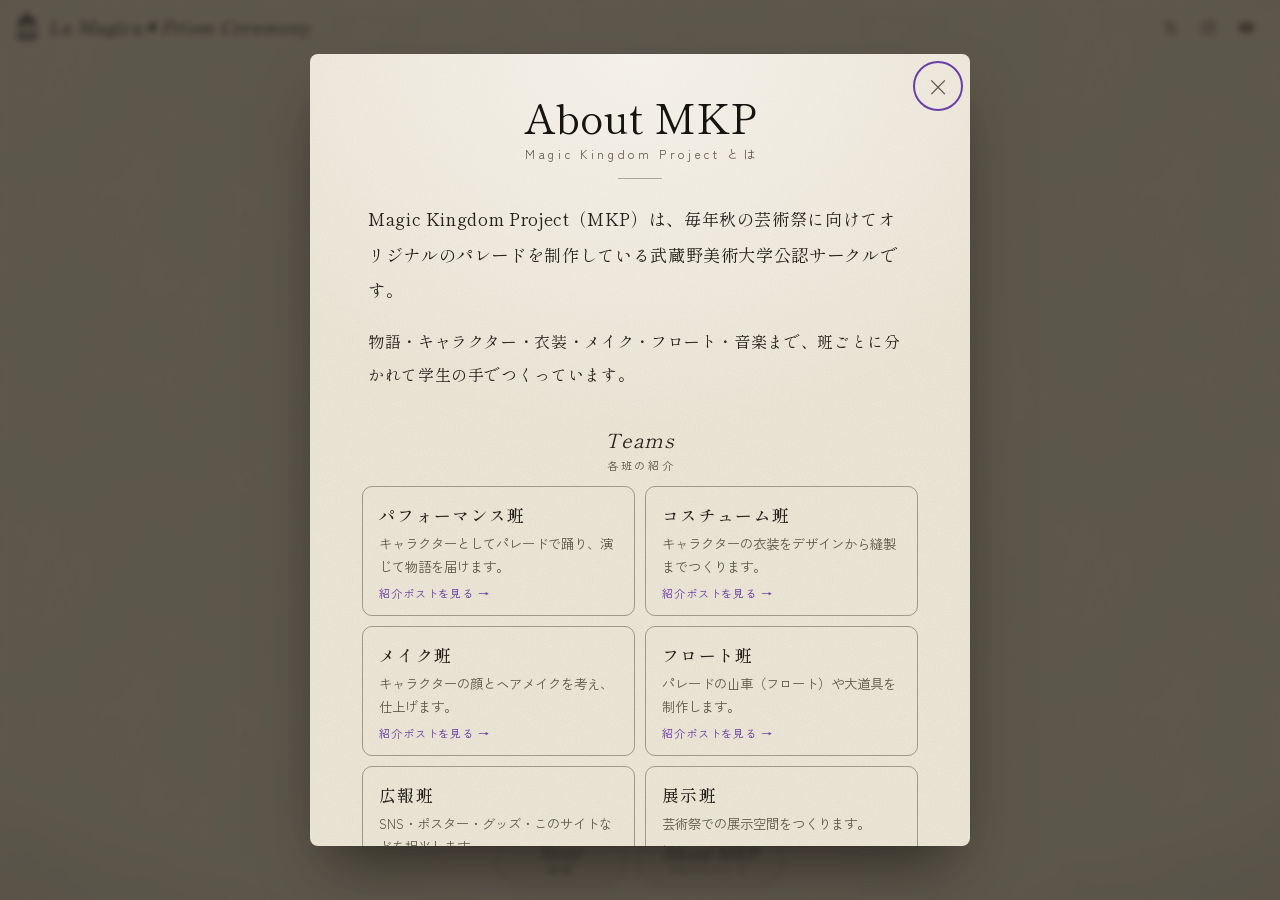
<file: about.html>
<!doctype html>
<html lang="ja">
<head>
<meta charset="utf-8">
<meta name="viewport" content="width=device-width, initial-scale=1">
<title>About MKP | La Magica＊Prism Ceremony</title>
<meta name="robots" content="noindex, nofollow">
<!-- About は、トップページのパネルとして表示するようになりました。以前のURLは、そこへ転送します（旧サイトの About は old/about.html） -->
<meta http-equiv="refresh" content="0; url=./#about">
<script>location.replace("./#about");</script>
</head>
<body><p><a href="./#about">About MKP へ</a></p></body>
</html>
</file>
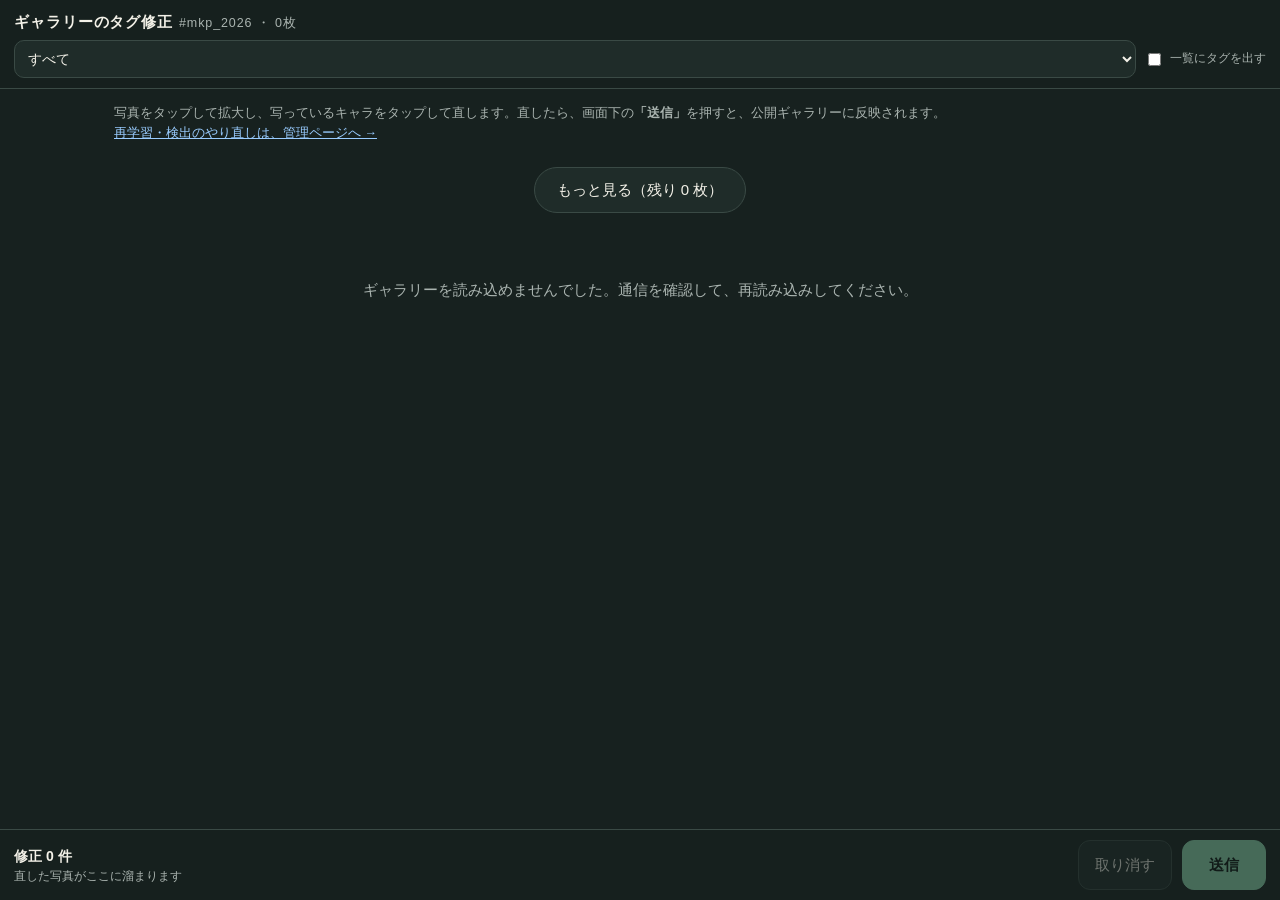
<file: edit.html>
<!doctype html>
<html lang="ja">
<head>
<meta charset="utf-8">
<meta name="viewport" content="width=device-width, initial-scale=1, viewport-fit=cover">
<meta name="robots" content="noindex">
<meta name="theme-color" content="#17211F">
<title>ギャラリーのタグ修正 | La Magica＊Prism Ceremony</title>
<style>
:root{--night:#17211F;--night2:#1f2c29;--moon:#f3f1e8;--soft:#aab4b0;--line:#3a4a45;--acc:#8fd9b0;--bad:#ff7a96}
*{box-sizing:border-box;-webkit-tap-highlight-color:transparent}
html,body{margin:0;background:var(--night);color:var(--moon);font:15px/1.6 -apple-system,"Hiragino Sans","Zen Kaku Gothic New",sans-serif}
body{padding-bottom:calc(86px + env(safe-area-inset-bottom))}
header{position:sticky;top:0;z-index:10;background:#17211Fee;backdrop-filter:blur(10px);border-bottom:1px solid var(--line);padding:calc(10px + env(safe-area-inset-top)) 14px 10px}
h1{font-size:15px;margin:0 0 6px;letter-spacing:.06em}
h1 small{color:var(--soft);font-weight:400;margin-left:6px}
.row{display:flex;gap:8px;align-items:center}
select{flex:1;min-width:0;background:var(--night2);color:var(--moon);border:1px solid var(--line);border-radius:10px;padding:9px;font:inherit;font-size:14px}
label.sw{display:flex;align-items:center;gap:6px;font-size:12px;color:var(--soft);white-space:nowrap}
main{max-width:1080px;margin:0 auto;padding:12px}
.help{color:var(--soft);font-size:12.5px;margin:2px 2px 10px}
.grid{column-count:2;column-gap:8px}
@media(min-width:560px){.grid{column-count:3}}@media(min-width:900px){.grid{column-count:4}}
.item{position:relative;display:block;width:100%;margin:0 0 8px;break-inside:avoid;border-radius:6px;overflow:hidden;background:var(--night2);box-shadow:0 0 0 1px #aeb8b624;cursor:pointer;border:0;padding:0}
.item img{display:block;width:100%;height:auto;background:var(--night2)}
.item.edited{box-shadow:0 0 0 3px var(--acc)}
.item.deleted{box-shadow:0 0 0 3px #d9667a}.item.deleted img{opacity:.3}
.item .pen.del{background:#d9667a;color:#fff}
.item .pen{position:absolute;top:6px;right:6px;background:var(--acc);color:#0b1511;font-size:11px;font-weight:700;padding:1px 8px;border-radius:999px}
.item .tg{position:absolute;left:0;right:0;bottom:0;display:flex;flex-wrap:wrap;gap:3px;padding:18px 5px 5px;background:linear-gradient(transparent,#000b)}
.item .tg span{display:inline-flex;align-items:center;gap:4px;font-size:10.5px;color:#fff;background:#0b100fb0;border-radius:999px;padding:1px 7px 1px 5px;box-shadow:0 0 0 1px var(--rb,#fff3)}
.item .tg i{width:8px;height:8px;border-radius:50%;background:var(--c,#888);box-shadow:0 0 0 1px #fff6}
.more{display:block;margin:14px auto;background:var(--night2);color:var(--moon);border:1px solid var(--line);border-radius:999px;padding:10px 22px;font:inherit}
.empty{text-align:center;color:var(--soft);padding:50px 10px}
/* 拡大表示（ギャラリーと同じ操作: 左右スワイプ・矢印キー・Esc） */
.viewer{position:fixed;inset:0;z-index:30;background:#0b100f;display:flex;flex-direction:column}
.viewer[hidden],.dlg[hidden]{display:none}
.v-top{display:flex;justify-content:space-between;align-items:center;padding:calc(8px + env(safe-area-inset-top)) 14px 6px;color:var(--soft);font-size:13px}
.v-top button{background:none;border:0;color:var(--moon);font-size:26px;line-height:1;padding:4px 10px}
.v-stage{flex:1;min-height:0;display:flex;align-items:center;justify-content:center;position:relative;touch-action:pan-y}
.v-stage img{max-width:100%;max-height:100%;display:block;transition:transform .15s}
.v-nav{position:absolute;top:50%;transform:translateY(-50%);background:#0b100f99;border:1px solid var(--line);color:var(--moon);width:42px;height:56px;font-size:22px;border-radius:10px}
.v-nav.prev{left:8px}.v-nav.next{right:8px}.v-nav:disabled{opacity:.25}
.v-info{max-height:44vh;overflow-y:auto;padding:10px 12px calc(94px + env(safe-area-inset-bottom));background:linear-gradient(transparent,#0b100f 14px)}
.v-meta{font-size:12.5px;color:var(--soft);margin-bottom:8px}.v-meta a{color:#9cf}
.chips{display:grid;grid-template-columns:1fr 1fr;gap:6px}
@media(min-width:560px){.chips{grid-template-columns:repeat(3,1fr)}}
.chip{--c:#8c7bd6;--rb:#aab4b066;--rt:#ffffff0d;--fg:#fff;display:flex;align-items:center;gap:8px;border:1px solid var(--rb);background:var(--rt);color:#fff;border-radius:12px;padding:10px 9px;font:inherit;font-size:12.5px;text-align:left;line-height:1.3;cursor:pointer}
.chip i{width:13px;height:13px;border-radius:50%;background:var(--c);flex:none;box-shadow:0 0 0 1.5px #fff6}
.chip.on{background:linear-gradient(#0000003d,#0000003d),var(--c);color:#fff;text-shadow:0 1px 2px #0009;box-shadow:0 0 14px -3px var(--rb)}
.chip.on i{background:#fff;box-shadow:none}
.chip.none{grid-column:1/-1;justify-content:center;border-style:dashed}
/* 送信バー */
.send{position:fixed;left:0;right:0;bottom:0;z-index:40;display:flex;align-items:center;gap:10px;padding:10px 14px calc(10px + env(safe-area-inset-bottom));background:#17211Ff5;border-top:1px solid var(--line)}
.send .cnt{flex:1;font-size:14px}.send .cnt small{display:block;color:var(--soft);font-size:11.5px}
.btn{border:1px solid var(--line);background:var(--night2);color:var(--moon);border-radius:12px;padding:12px 16px;font:inherit;cursor:pointer}
.btn.danger{width:100%;margin-top:12px;border-color:#d9667a88;color:#ffc2cc;background:#d9667a14}.btn.danger.on{background:#d9667a;color:#fff;border-color:#d9667a}
.btn.pri{background:var(--acc);color:#0b1511;border-color:var(--acc);font-weight:700;padding:12px 26px}
.btn:disabled{opacity:.4}
.dlg{position:fixed;inset:0;z-index:60;background:#000b;display:flex;align-items:center;justify-content:center;padding:20px}
.dlg>div{background:var(--night2);border:1px solid var(--line);border-radius:14px;padding:18px;max-width:380px;width:100%}
.dlg h2{font-size:16px;margin:0 0 8px}.dlg p{margin:0 0 10px;color:var(--soft);font-size:13px}
.dlg input{width:100%;background:#0b100f;border:1px solid var(--line);color:var(--moon);border-radius:10px;padding:11px;font:inherit;margin-bottom:12px}
.dlg .row{justify-content:flex-end}
.toast{position:fixed;left:50%;bottom:calc(96px + env(safe-area-inset-bottom));transform:translateX(-50%);background:#e8efe9;color:#0b1511;padding:10px 18px;border-radius:999px;font-size:13px;z-index:70;box-shadow:0 4px 18px #0008;max-width:92vw;text-align:center}
</style>
</head>
<body>
<header>
  <h1>ギャラリーのタグ修正<small id="ht"></small></h1>
  <div class="row"><select id="fsel" aria-label="絞り込み"></select><label class="sw"><input type="checkbox" id="showTags"> 一覧にタグを出す</label></div>
</header>
<main>
  <p class="help">写真をタップして拡大し、写っているキャラをタップして直します。直したら、画面下の<b>「送信」</b>を押すと、公開ギャラリーに反映されます。<br><a href="tagger/" style="color:#9cf">再学習・検出のやり直しは、管理ページへ →</a></p>
  <div class="grid" id="grid"></div>
  <button class="more" id="more" hidden></button>
  <p class="empty" id="empty" hidden></p>
</main>

<div class="viewer" id="viewer" hidden role="dialog" aria-modal="true" aria-label="写真の拡大表示とタグの修正">
  <div class="v-top"><span id="v-count"></span><button id="v-close" aria-label="閉じる">×</button></div>
  <div class="v-stage" id="v-stage"><img id="v-img" alt=""><button class="v-nav prev" id="v-prev" aria-label="前の写真">‹</button><button class="v-nav next" id="v-next" aria-label="次の写真">›</button></div>
  <div class="v-info"><div class="v-meta" id="v-meta"></div><div class="chips" id="v-chips"></div><button class="btn danger" id="v-del" type="button"></button></div>
</div>

<div class="send"><div class="cnt"><b id="cnt">修正 0 件</b><small id="cnt2">直した写真がここに溜まります</small></div><button class="btn" id="reset" disabled>取り消す</button><button class="btn pri" id="sendBtn" disabled>送信</button></div>

<div class="dlg" id="dlg" hidden><div><h2>合言葉</h2><p>送信には、合言葉が必要です（この端末のブラウザにだけ保存されます）。</p><input type="password" id="pw" autocomplete="off" placeholder="合言葉"><div class="row"><button class="btn" id="pwCancel">やめる</button><button class="btn pri" id="pwOk">OK</button></div></div></div>

<script>window.MKP_BRIDGE = "https://script.google.com/macros/s/AKfycbyIiMomc-aaZxKwA24g2fN-Tl0mouYsw_lVVibmoajT_5evOqP60rN_jMQyIki6eBwn/exec"; // 受け付け窓口（秘密ではない。合言葉がないと何も受け付けない）</script>
<script src="data/content.js"></script>
<script src="data/x-gallery.js"></script>
<script>
"use strict";
var XG = window.X_GALLERY || {}, SITE = window.SITE || {}, G = SITE.gallery || {};
var SHEET = XG.sheetId, HASHTAG = String(XG.hashtag || ""), CHARS = (G.tags || []).slice(), COLORS = G.colors || {};
var isLocal = /^(localhost|127\.0\.0\.1)$/.test(location.hostname);
var BRIDGE = (isLocal && new URLSearchParams(location.search).get("bridge")) || window.MKP_BRIDGE || "";
var PAGE = 40;
var $ = function (s) { return document.querySelector(s); };
function esc(s) { return String(s == null ? "" : s).replace(/[&<>"']/g, function (c) { return { "&": "&amp;", "<": "&lt;", ">": "&gt;", '"': "&quot;", "'": "&#39;" }[c]; }); }
var LS = (function () { var ok = true; try { localStorage.setItem("_t", "1"); localStorage.removeItem("_t"); } catch (e) { ok = false; }
  return { get: function (k, d) { try { var v = ok ? localStorage.getItem(k) : null; return v == null ? d : JSON.parse(v); } catch (e) { return d; } },
           set: function (k, v) { try { if (ok) localStorage.setItem(k, JSON.stringify(v)); } catch (e) {} } }; })();
function toast(m, ms) { var t = document.createElement("div"); t.className = "toast"; t.textContent = m; document.body.appendChild(t); setTimeout(function () { t.remove(); }, ms || 2800); }

/* ---- 色（キャラのイメージカラー） ---- */
function rgb(h) { h = String(h || "").replace("#", ""); var n = parseInt(h, 16); return h.length === 6 && !isNaN(n) ? [(n >> 16) & 255, (n >> 8) & 255, n & 255] : null; }
function styleOf(name) {
  var cs = (COLORS[name] || []).filter(rgb); if (!cs.length) return "";
  var r = rgb(cs[0]), avg = cs.map(rgb).reduce(function (a, c) { return a + (0.2126 * c[0] + 0.7152 * c[1] + 0.0722 * c[2]) / 255; }, 0) / cs.length;
  return "--c:" + (cs.length > 1 ? "linear-gradient(135deg," + cs.join(",") + ")" : cs[0]) + ";--rb:rgba(" + r.join(",") + ",.75);--rt:rgba(" + r.join(",") + ",.14);--fg:" + (avg > 0.58 ? "#14201d" : "#fff");
}

/* ---- ギャラリーのシートを読む（公開ギャラリーと同じデータ） ---- */
var S = { photos: [], fsel: "all", shown: PAGE, idx: -1, list: [], pending: LS.get("pending", {}), del: LS.get("pendingDel", {}) };
function gviz() {
  var url = "https://docs.google.com/spreadsheets/d/" + encodeURIComponent(SHEET) + "/gviz/tq?tqx=out:json&headers=1&sheet=" + encodeURIComponent(XG.sheetName || "mkp_gallery") + "&t=" + Date.now();
  return fetch(url, { cache: "no-store" }).then(function (r) { if (!r.ok) throw new Error("http"); return r.text(); }).then(function (t) {
    var m = t.match(/setResponse\(([\s\S]*)\);?\s*$/); if (!m) throw new Error("parse");
    var d = JSON.parse(m[1].replace(/Date\(([^)]+)\)/g, '"$1"')); var labels = d.table.cols.map(function (c) { return (c.label || "").trim(); });
    return d.table.rows.map(function (row) { var o = {}; (row.c || []).forEach(function (c, i) { o[labels[i]] = c && c.v != null ? c.v : ""; }); return o; });
  });
}
function load() {
  return gviz().then(function (rows) {
    var want = HASHTAG.toLowerCase();
    S.photos = rows.filter(function (p) { return p.drive_file_id && p.tag_status !== "excluded" && String(p.hashtags).toLowerCase().split(",").map(function (x) { return x.trim(); }).indexOf(want) >= 0; })
      .map(function (p) { return { id: String(p.drive_file_id), tags: String(p.characters || "").split(",").map(function (t) { return t.trim(); }).filter(function (t) { return t && t !== "未分類"; }),
        ok: p.tag_status === "confirmed", handle: p.author_handle, url: p.tweet_url, at: String(p.posted_at || ""), w: Number(p.width) || 0, h: Number(p.height) || 0 }; })
      .sort(function (a, b) { return a.at < b.at ? 1 : a.at > b.at ? -1 : 0; });
    S.err = false;
  }).catch(function () { S.err = true; S.photos = []; });
}
function tagsOf(p) { return S.pending[p.id] ? S.pending[p.id] : p.tags; }
function sameTags(a, b) { return a.length === b.length && a.every(function (t) { return b.indexOf(t) >= 0; }); }
function setTags(p, tags) {
  var t = CHARS.filter(function (c) { return tags.indexOf(c) >= 0; });   // 並びはキャラの順にそろえる
  if (sameTags(t, p.tags)) delete S.pending[p.id]; else S.pending[p.id] = t;
  LS.set("pending", S.pending);
}
function nDel() { return Object.keys(S.del).length; }
function nPending() { return Object.keys(S.pending).filter(function (id) { return !S.del[id]; }).length; }   // タグの修正（削除する写真は数えない）
function nChanges() { return nPending() + nDel(); }

/* ---- 一覧 ---- */
function filtered() {
  var f = S.fsel;
  return S.photos.filter(function (p) {
    var t = tagsOf(p);
    return f === "all" ? true : f === "none" ? !t.length : f === "deleting" ? !!S.del[p.id] : f === "edited" ? !!S.pending[p.id] && !S.del[p.id] : f === "unconfirmed" ? !p.ok && !S.pending[p.id] : t.indexOf(f) >= 0;
  });
}
function img(p, w) { return "https://lh3.googleusercontent.com/d/" + encodeURIComponent(p.id) + "=w" + w; }
function paintGrid() {
  var list = filtered(), shown = list.slice(0, S.shown), show = $("#showTags").checked;
  $("#grid").innerHTML = shown.map(function (p, i) {
    var t = tagsOf(p), dl = !!S.del[p.id], ed = !!S.pending[p.id] && !dl;
    var tg = show ? '<div class="tg">' + (t.length ? t.map(function (n) { return '<span style="' + esc(styleOf(n)) + '"><i></i>' + esc(n) + "</span>"; }).join("") : '<span>タグなし</span>') + "</div>" : "";
    var ratio = p.w && p.h ? ' style="aspect-ratio:' + p.w + "/" + p.h + '"' : "";
    return '<button class="item' + (dl ? " deleted" : ed ? " edited" : "") + '" data-i="' + i + '"' + '><img loading="lazy" alt=""' + ratio + ' src="' + img(p, 500) + '">' + (dl ? '<span class="pen del">削除予定</span>' : ed ? '<span class="pen">修正</span>' : "") + tg + "</button>";
  }).join("");
  var more = $("#more"); more.hidden = list.length <= shown.length; more.textContent = "もっと見る（残り " + (list.length - shown.length) + " 枚）";
  var em = $("#empty"); em.hidden = !!list.length; em.textContent = S.err ? "ギャラリーを読み込めませんでした。通信を確認して、再読み込みしてください。" : "該当する写真はありません。";
  paintSend(); S.list = list;
}
function paintFilter() {
  var opts = [["all", "すべて"], ["none", "タグなし"], ["unconfirmed", "未確認のみ"], ["edited", "直した写真（未送信）"], ["deleting", "削除予定の写真（未送信）"]].concat(CHARS.map(function (c) { return [c, c]; }));
  $("#fsel").innerHTML = opts.map(function (o) { return '<option value="' + esc(o[0]) + '"' + (o[0] === S.fsel ? " selected" : "") + ">" + esc(o[1]) + "</option>"; }).join("");
  $("#ht").textContent = "#" + HASHTAG + " ・ " + S.photos.length + "枚";
}
function paintSend() {
  var n = nPending(), d = nDel();
  $("#cnt").textContent = "修正 " + n + " 件" + (d ? "・削除 " + d + " 件" : ""); $("#cnt2").textContent = n + d ? "「送信」を押すと、ギャラリーに反映されます" : "直した写真がここに溜まります";
  $("#sendBtn").disabled = !(n + d); $("#reset").disabled = !(n + d);
}

/* ---- 拡大表示（ここでタグを直す） ---- */
function openViewer(i) { S.idx = i; $("#viewer").hidden = false; document.body.style.overflow = "hidden"; paintViewer(); }
function closeViewer() { $("#viewer").hidden = true; document.body.style.overflow = ""; S.idx = -1; paintGrid(); }
function curr() { return S.list[S.idx]; }
function paintViewer() {
  var p = curr(); if (!p) return;
  var t = tagsOf(p);
  $("#v-img").src = img(p, 1600);
  $("#v-count").textContent = (S.idx + 1) + " / " + S.list.length + (S.del[p.id] ? " ・ 削除予定（未送信）" : S.pending[p.id] ? " ・ 修正あり（未送信）" : p.ok ? " ・ 確認済み" : "");
  var db = $("#v-del"); db.classList.toggle("on", !!S.del[p.id]); db.textContent = S.del[p.id] ? "✓ 削除予定です（タップで取り消す）" : "この写真をギャラリーから削除する";
  $("#v-meta").innerHTML = "@" + esc(p.handle) + (p.url ? ' ・ <a target="_blank" rel="noopener" href="' + esc(p.url) + '">元の投稿を開く</a>' : "");
  $("#v-chips").innerHTML = CHARS.map(function (n) { var on = t.indexOf(n) >= 0; return '<button class="chip' + (on ? " on" : "") + '" data-n="' + esc(n) + '" style="' + esc(styleOf(n)) + '"><i></i><span>' + esc(n) + "</span></button>"; }).join("") +
    '<button class="chip none" data-clear="1">写っているキャラはいない（タグなし）</button>';
  $("#v-prev").disabled = S.idx <= 0; $("#v-next").disabled = S.idx >= S.list.length - 1; paintSend();
  [S.idx - 1, S.idx + 1].forEach(function (k) { if (S.list[k]) { var im = new Image(); im.src = img(S.list[k], 1600); } });
}
function go(d) { var n = S.idx + d; if (n >= 0 && n < S.list.length) { S.idx = n; document.querySelector(".v-info").scrollTop = 0; paintViewer(); } }
$("#v-chips").onclick = function (e) {
  var p = curr(); if (!p) return; var t = tagsOf(p).slice(), b;
  if ((b = e.target.closest("[data-clear]"))) t = [];
  else if ((b = e.target.closest("[data-n]"))) { var n = b.dataset.n, i = t.indexOf(n); if (i >= 0) t.splice(i, 1); else t.push(n); }
  else return;
  setTags(p, t); paintViewer();
};
$("#v-del").onclick = function () { var p = curr(); if (!p) return; if (S.del[p.id]) delete S.del[p.id]; else S.del[p.id] = 1; LS.set("pendingDel", S.del); paintViewer(); if (S.del[p.id]) toast("削除予定にしました。「送信」を押すと、ギャラリーから外れます", 3200); };
$("#v-prev").onclick = function () { go(-1); }; $("#v-next").onclick = function () { go(1); }; $("#v-close").onclick = closeViewer;
document.addEventListener("keydown", function (e) { if ($("#viewer").hidden) return; if (e.key === "Escape") closeViewer(); else if (e.key === "ArrowRight") go(1); else if (e.key === "ArrowLeft") go(-1); });
(function () { var sx = null, sy = 0, st = $("#v-stage");
  st.addEventListener("touchstart", function (e) { if (e.touches.length === 1) { sx = e.touches[0].clientX; sy = e.touches[0].clientY; } else sx = null; }, { passive: true });
  st.addEventListener("touchend", function (e) { if (sx == null) return; var dx = e.changedTouches[0].clientX - sx, dy = e.changedTouches[0].clientY - sy; sx = null; if (Math.abs(dx) > 50 && Math.abs(dx) > Math.abs(dy)) go(dx < 0 ? 1 : -1); }); })();

/* ---- 送信（溜めた修正を、まとめて反映） ---- */
function askPass() {
  return new Promise(function (res) {
    var d = $("#dlg"), inp = $("#pw"); inp.value = ""; d.hidden = false; setTimeout(function () { inp.focus(); }, 50);
    var done = function (v) { d.hidden = true; $("#pwOk").onclick = $("#pwCancel").onclick = null; res(v); };
    $("#pwOk").onclick = function () { done(inp.value.trim()); }; $("#pwCancel").onclick = function () { done(""); };
    inp.onkeydown = function (e) { if (e.key === "Enter") done(inp.value.trim()); };
  });
}
function post(items, pass, action) {
  return fetch(BRIDGE, { method: "POST", redirect: "follow", headers: { "Content-Type": "text/plain;charset=utf-8" }, body: JSON.stringify({ pass: pass, action: action || "settags", items: items }) })
    .then(function (r) { if (!r.ok) throw new Error("http_" + r.status); return r.json(); })
    .then(function (j) { if (!j.ok) { var e = new Error(j.error || "error"); e.code = j.error; throw e; } return j; });
}
function send() {
  var ids = Object.keys(S.pending).filter(function (id) { return !S.del[id]; }), dels = Object.keys(S.del);
  if (!ids.length && !dels.length) return;
  if (dels.length && !confirm("削除予定の " + dels.length + " 枚を、ギャラリーから外します。よろしいですか？\n（シートの行は消さず、非表示にするだけなので、あとで戻せます）")) return;
  var go = function (pass) {
    if (!pass) return;
    $("#sendBtn").disabled = true; $("#sendBtn").textContent = "送信中…";
    var items = ids.map(function (id) { return { file_id: id, tags: S.pending[id] }; }), sent = 0, removed = 0;
    function delNext(k) {   // 削除予定の写真を、ギャラリーから外す（行は残して、非表示にする）
      if (k >= dels.length) return finish();
      var chunk = dels.slice(k, k + 30);
      post(chunk.map(function (id) { return { file_id: id }; }), pass, "exclude").then(function (j) {
        chunk.forEach(function (id) { delete S.del[id]; delete S.pending[id]; S.photos = S.photos.filter(function (x) { return x.id !== id; }); });
        LS.set("pendingDel", S.del); LS.set("pending", S.pending); removed += j.saved || 0; delNext(k + 30);
      }).catch(onErr);
    }
    function onErr(e) {
      $("#sendBtn").textContent = "送信";
      if (e.code === "password") { LS.set("pass", ""); toast("合言葉が違います。もう一度入れてください。"); askPass().then(function (v) { if (v) { LS.set("pass", v); send(); } else paintSend(); }); }
      else if (e.code === "unknown_action") { toast("削除には、受け付け窓口（Apps Script）の更新が必要です。", 5000); paintSend(); }
      else { toast("送信できませんでした（" + (e.code || e.message) + "）。通信を確認して、もう一度押してください。", 4500); paintSend(); }
      paintGrid();
    }
    (function next(k) {
      if (k >= items.length) return delNext(0);
      post(items.slice(k, k + 30), pass).then(function (j) {
        items.slice(k, k + 30).forEach(function (it) { var p = S.photos.filter(function (x) { return x.id === it.file_id; })[0]; if (p) { p.tags = it.tags.slice(); p.ok = true; } delete S.pending[it.file_id]; });
        LS.set("pending", S.pending); sent += j.saved || 0; next(k + 30);
      }).catch(onErr);
    })(0);
    function finish() {
      $("#sendBtn").textContent = "送信"; paintFilter(); paintGrid();
      if (!$("#viewer").hidden) { if (S.idx >= S.list.length) S.idx = S.list.length - 1; if (S.idx < 0) closeViewer(); else paintViewer(); }
      toast("送信しました（修正 " + sent + " 枚" + (removed ? "・削除 " + removed + " 枚" : "") + "）。ギャラリーに反映されます。", 4200);
    }
  };
  var saved = LS.get("pass", "");
  if (saved) go(saved); else askPass().then(function (v) { if (v) { LS.set("pass", v); go(v); } });
}
$("#sendBtn").onclick = send;
$("#reset").onclick = function () { if (!nChanges() || !confirm("直した内容・削除予定（未送信の " + nChanges() + " 件）をすべて取り消します。よろしいですか？")) return; S.pending = {}; S.del = {}; LS.set("pending", S.pending); LS.set("pendingDel", S.del); paintGrid(); if (!$("#viewer").hidden) paintViewer(); };

/* ---- 起動 ---- */
$("#fsel").onchange = function () { S.fsel = this.value; S.shown = PAGE; paintGrid(); window.scrollTo(0, 0); };
$("#showTags").checked = !!LS.get("showTags", false);
$("#showTags").onchange = function () { LS.set("showTags", this.checked); paintGrid(); };
$("#more").onclick = function () { S.shown += PAGE; paintGrid(); };
$("#grid").onclick = function (e) { var b = e.target.closest("[data-i]"); if (b) openViewer(+b.dataset.i); };
window.addEventListener("beforeunload", function (e) { if (nChanges()) { e.preventDefault(); e.returnValue = ""; } });
if (!SHEET) { $("#empty").hidden = false; $("#empty").textContent = "設定が読み込めませんでした。"; }
else load().then(function () { paintFilter(); paintGrid(); });
</script>
</body>
</html>
</file>
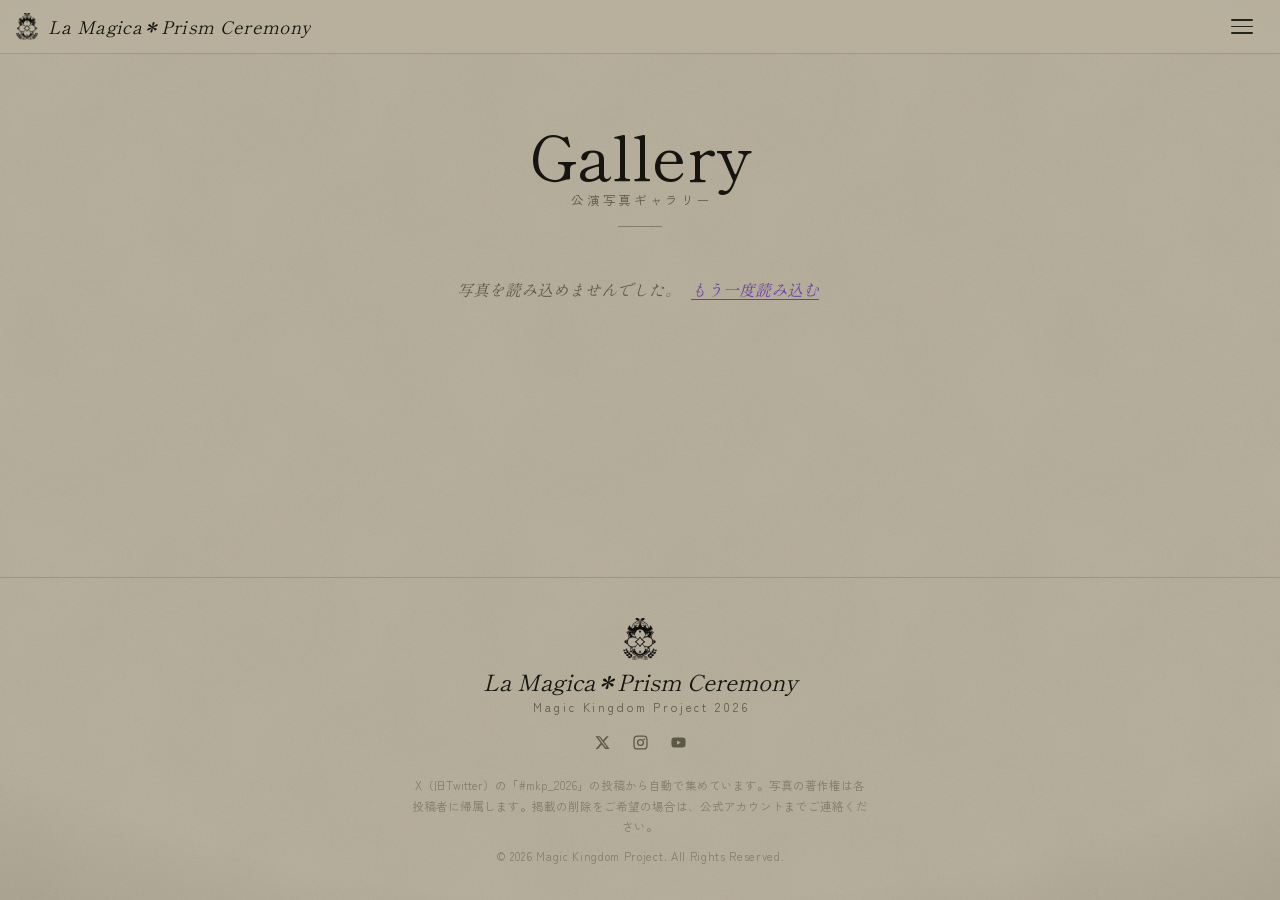
<file: gallery.html>
<!doctype html>
<html lang="ja">
<head>
<meta charset="utf-8">
<meta name="viewport" content="width=device-width, initial-scale=1">
<title>Gallery | La Magica＊Prism Ceremony</title>
<meta name="robots" content="noindex, nofollow">
<!-- 以前のギャラリーのURL。新しいトップページ（本をひらくとギャラリー）へ転送します。古いギャラリーは old/gallery.html にあります -->
<meta http-equiv="refresh" content="0; url=./#gallery">
<script>
  (function () {
    var h = location.hash.replace(/^#/, ""); // 以前の #tag=キャラ名&all / #page=2 は、そのまま引き継ぐ
    location.replace("./#gallery" + (h ? "&" + h : ""));
  })();
</script>
</head>
<body><p><a href="./#gallery">ギャラリーへ</a></p></body>
</html>
</file>
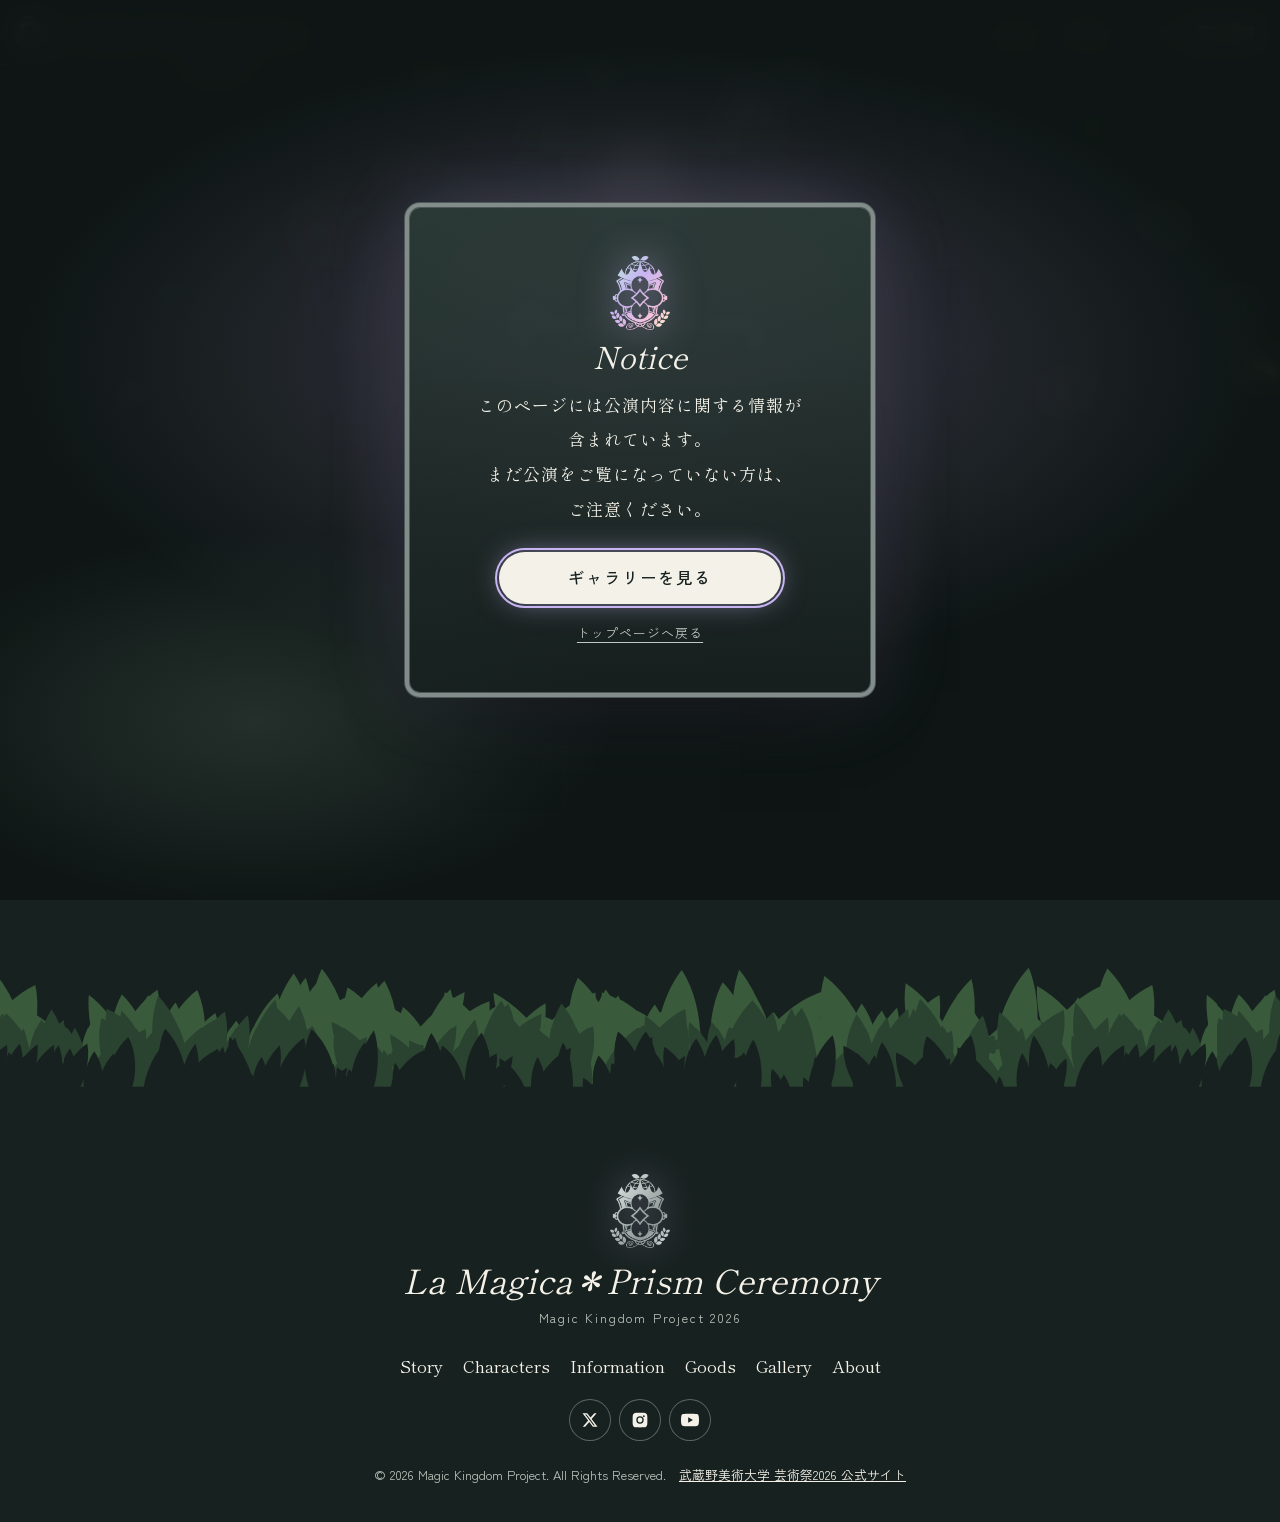
<file: old/gallery.html>
<!doctype html>
<html lang="ja">
<head>
<meta charset="utf-8">
<!-- 旧サイト：新しいトップページができたため、/old/ に置いています。画像・CSS・データは、ひとつ上の階層のものを使います -->
<base href="../">
<meta name="robots" content="noindex, nofollow">
<meta name="viewport" content="width=device-width, initial-scale=1, viewport-fit=cover">
<title>Gallery | La Magica＊Prism Ceremony</title>
<meta name="claude:viewport-fit-sides" content="cover">
<meta name="description" content="Magic Kingdom Project 2026 芸術祭公演「La Magica＊Prism Ceremony」の公演写真ギャラリー。部員が撮影した写真をキャラクターごとに見られます。">
<meta name="theme-color" content="#17211F">
<meta property="og:type" content="website">
<meta property="og:title" content="Gallery | La Magica＊Prism Ceremony">
<meta property="og:description" content="MKP 2026 芸術祭公演の写真ギャラリー">
<meta property="og:image" content="assets/img/ogp.jpg">
<meta name="twitter:card" content="summary_large_image">
<link rel="icon" href="assets/img/favicon-32.png" sizes="32x32" type="image/png">
<link rel="icon" href="assets/img/icon-96.png" sizes="96x96" type="image/png">
<link rel="apple-touch-icon" href="assets/img/apple-touch-icon.png">
<link rel="preconnect" href="https://fonts.googleapis.com">
<link rel="preconnect" href="https://fonts.gstatic.com" crossorigin>
<link rel="preconnect" href="https://lh3.googleusercontent.com">
<link rel="stylesheet" href="https://fonts.googleapis.com/css2?family=IM+Fell+English:ital@0;1&family=Shippori+Mincho+B1:wght@400;500;700&family=Zen+Kaku+Gothic+New:wght@400;500;700&display=swap">
<link rel="stylesheet" href="css/style.css">
<link rel="stylesheet" href="css/gallery.css">
</head>
<body>
<div class="site" data-page="gallery">

  <a class="skip" href="old/gallery.html#gallery-main">本文へ移動</a>

  <header class="gh" data-header>
    <a class="gh__mark" href="old/index.html" aria-label="トップページへ">
      <img class="gh__crest" src="assets/img/emblem-silver.png" alt="" width="26" height="32">
      <span class="gh__title" data-site-title>La Magica＊Prism Ceremony</span>
    </a>
    <nav class="gh__nav" aria-label="メインメニュー">
      <a href="old/about.html">About</a>
      <a href="old/index.html">Home</a>
    </nav>
    <div class="gh__sns" data-sns="icons"></div>
    <button class="gh__menu" type="button" aria-expanded="false" aria-controls="drawer" data-menu>
      <span></span><span></span><span class="sr">メニュー</span>
    </button>
  </header>

  <div class="drawer" id="drawer" hidden data-drawer>
    <nav aria-label="メニュー">
      <a href="old/about.html"><span>About</span><small>MKPについて</small></a>
      <a href="old/index.html"><span>Home</span><small>トップ</small></a>
    </nav>
    <div class="drawer__sns" data-sns="icons"></div>
  </div>

  <main id="gallery-main">
    <section class="page-hero page-hero--gallery">
      <canvas class="fx" data-fx="night" aria-hidden="true"></canvas>
      <img class="page-hero__crest" src="assets/img/emblem-silver.png" alt="" width="90" height="111">
      <h1>Gallery</h1>
      <p>公演写真ギャラリー</p>
    </section>

    <section class="gal" aria-label="写真の一覧">
      <div class="gal__filter" data-filter-bar>
        <div class="gal__bar">
          <button type="button" class="gal__toggle" data-filter-toggle aria-expanded="false" aria-controls="gal-panel">
            <span>キャラで絞り込む</span><small data-filter-count></small><i class="gal__chev" aria-hidden="true"></i>
          </button>
          <div class="gal__active" data-active aria-live="polite"></div>
        </div>
        <div class="gal__panel" id="gal-panel" data-panel hidden>
          <div class="gal__chips" role="group" aria-label="キャラクターで絞り込む" data-filter></div>
        </div>
      </div>
      <div class="wrap gal__wrap">
        <p class="gal__status" data-status role="status" aria-live="polite"></p>
        <div class="gal__grid" data-grid></div>
        <nav class="gal__pager" data-pager aria-label="ページ" hidden></nav>
      </div>
    </section>
  </main>

  <footer class="gf" data-footer></footer>

  <!-- ネタバレ注意（最初に1回だけ出る） -->
  <div class="spoiler" data-spoiler role="dialog" aria-modal="true" aria-labelledby="spoiler-h" hidden>
    <div class="spoiler__card">
      <img class="spoiler__crest" src="assets/img/emblem-prism.png" alt="" width="72" height="88">
      <p class="spoiler__en" id="spoiler-h">Notice</p>
      <p class="spoiler__msg" data-spoiler-msg></p>
      <div class="spoiler__btns">
        <button class="spoiler__ok" type="button" data-spoiler-ok>ギャラリーを見る</button>
        <a class="spoiler__back" href="old/index.html">トップページへ戻る</a>
      </div>
    </div>
  </div>

  <!-- 写真の拡大表示 -->
  <div class="viewer" data-viewer role="dialog" aria-modal="true" aria-label="写真の拡大表示" hidden>
    <div class="viewer__top">
      <span class="viewer__count" data-v-count></span>
      <button class="viewer__close" type="button" data-v-close aria-label="閉じる">×</button>
    </div>
    <div class="viewer__stage" data-v-stage>
      <img class="viewer__img" data-v-img alt="">
      <div class="viewer__spin" aria-hidden="true"></div>
    </div>
    <button class="viewer__nav viewer__nav--prev" type="button" data-v-prev aria-label="前の写真"><svg viewBox="0 0 24 24" aria-hidden="true"><path d="M15 5l-7 7 7 7"/></svg></button>
    <button class="viewer__nav viewer__nav--next" type="button" data-v-next aria-label="次の写真"><svg viewBox="0 0 24 24" aria-hidden="true"><path d="M9 5l7 7-7 7"/></svg></button>
    <div class="viewer__info" data-v-info></div>
  </div>

  <noscript><p class="noscript">このページの表示には JavaScript を有効にしてください。</p></noscript>
</div>

<script src="data/content.js"></script>
<script src="data/x-gallery.js"></script>
<script src="js/main.js"></script>
<script src="js/gallery-core.js"></script>
<script src="js/gallery.js"></script>
</body>
</html>
</file>
<file: app/site.css>
/* =====================================================================
   site.css — v2 の共通デザイン
   羊皮紙の色（--desk / --vellum）と、墨色の文字（--ink）だけの、シンプルな作り。
   飾りは細い線だけ。ボタンは「細い枠の丸いボタン」、見出しは墨色の文字。
   ===================================================================== */
:root {
  --desk-0: #b9b19e;
  --vellum-0: #eee8d9;
  --vellum-1: #e3dcc8;
  --black: #16140f;
  --ink: #26231c;
  --ink-soft: #5d5748;
  --ink-faint: #837c69;
  --line: rgba(47, 43, 34, .18);
  --line-strong: rgba(47, 43, 34, .4);
  --silver: #8b9795;
  --violet: #6b3fa8;

  --f-display: "IM Fell English", "Shippori Mincho B1", "Hiragino Mincho ProN", "Yu Mincho", serif;
  --f-story: "Shippori Mincho B1", "Hiragino Mincho ProN", "Yu Mincho", "Noto Serif JP", serif;
  --f-ui: "Zen Kaku Gothic New", "Hiragino Sans", "Hiragino Kaku Gothic ProN", "Yu Gothic", sans-serif;
  --f-hand: "Klee One", "Zen Kaku Gothic New", "Hiragino Maru Gothic ProN", cursive;

  --bar: rgba(185, 177, 158, .78);
  --top-h: 54px;
  color-scheme: light;
}
* { box-sizing: border-box; }
html, body { margin: 0; }
html { -webkit-text-size-adjust: 100%; }
body { min-height: 100%; color: var(--ink); font-family: var(--f-ui); line-height: 1.7; -webkit-tap-highlight-color: transparent; background-color: var(--desk-0); }
button { font: inherit; color: inherit; }
img { display: block; max-width: 100%; }
a { color: inherit; }
:focus-visible { outline: 2px solid var(--violet); outline-offset: 3px; }

/* ------------------------------------------------------------ 羊皮紙の背景 */
.desk-bg {
  position: fixed; inset: 0; z-index: 0; pointer-events: none;
  background-color: var(--desk-0);
  background-image:
    radial-gradient(130% 100% at 50% 45%, transparent 55%, rgba(50, 44, 32, .3) 100%),
    url("data:image/svg+xml;utf8,<svg xmlns='http://www.w3.org/2000/svg' width='260' height='260'><filter id='n' x='0' y='0' width='100%' height='100%'><feTurbulence type='fractalNoise' baseFrequency='.6' numOctaves='3' stitchTiles='stitch'/><feColorMatrix values='0 0 0 0 .28  0 0 0 0 .25  0 0 0 0 .2  0 0 0 .16 0'/></filter><rect width='260' height='260' filter='url(%23n)'/></svg>"),
    url("data:image/svg+xml;utf8,<svg xmlns='http://www.w3.org/2000/svg' width='520' height='520'><filter id='m' x='0' y='0' width='100%' height='100%'><feTurbulence type='fractalNoise' baseFrequency='.012' numOctaves='3' seed='4' stitchTiles='stitch'/><feColorMatrix values='0 0 0 0 .4  0 0 0 0 .36  0 0 0 0 .28  0 0 0 .2 0'/></filter><rect width='520' height='520' filter='url(%23m)'/></svg>");
}

/* 見出し（クラス名は foil のまま。色は墨色） */
.foil, .top__title { color: var(--black); }
/* 紋章は、黒に */
.top__crest, .gh__crest, .gf__crest, .hero__crest, .title__crest, .endp-crest { filter: brightness(0); opacity: .92; }
hr.rule { width: 44px; height: 1px; margin: 14px auto; border: 0; background: var(--ink); opacity: .35; }

/* ------------------------------------------------------------ 上のバー */
.top { position: relative; z-index: 6; height: var(--top-h); display: flex; justify-content: space-between; align-items: center; gap: 14px; padding: env(safe-area-inset-top, 0) max(16px, env(safe-area-inset-right, 0)) 0 max(16px, env(safe-area-inset-left, 0)); }
.top__mark { display: inline-flex; align-items: center; gap: 10px; text-decoration: none; min-width: 0; }
.top__crest { width: 22px; height: auto; }
.top__title { font-family: var(--f-display); font-style: italic; font-size: 1.1rem; letter-spacing: .02em; white-space: nowrap; overflow: hidden; text-overflow: ellipsis; }
.top__nav { display: flex; align-items: center; gap: 6px; }
.top__link { font-size: .78rem; letter-spacing: .12em; text-decoration: none; color: var(--ink-soft); padding: 8px 10px; border-radius: 999px; }
.top__link:hover { background: rgba(255, 255, 255, .45); color: var(--ink); }
.sns { display: flex; gap: 2px; }
.sns a { width: 36px; height: 36px; display: grid; place-items: center; border-radius: 50%; color: var(--ink-soft); transition: background .2s, color .2s; }
.sns a:hover { background: rgba(255, 255, 255, .45); color: var(--ink); }
.sns svg { width: 17px; height: 17px; fill: currentColor; }

/* ------------------------------------------------------------ ボタン（細い枠の丸いボタン） */
.plate-btn {
  display: inline-flex; flex-direction: column; align-items: center; justify-content: center; min-height: 48px; padding: 6px 24px 7px;
  border: 1px solid var(--line-strong); border-radius: 999px; background: transparent; color: var(--ink); text-decoration: none; text-align: center; cursor: pointer;
  transition: background .2s, color .2s, border-color .2s;
}
.plate-btn:hover { background: var(--ink); border-color: var(--ink); color: var(--vellum-0); }
.plate-btn__en { font-family: var(--f-display); font-style: italic; font-size: 1.04rem; line-height: 1.25; letter-spacing: .02em; }
.plate-btn__ja { font-size: .66rem; letter-spacing: .16em; line-height: 1.4; opacity: .7; }

/* ------------------------------------------------------------ パネル（物語・キャラクター・公演情報） */
.panel { position: fixed; inset: 0; z-index: 40; display: grid; place-items: center; padding: max(12px, env(safe-area-inset-top, 0)) 12px max(12px, env(safe-area-inset-bottom, 0)); background: rgba(30, 27, 20, .58); backdrop-filter: blur(3px); opacity: 0; transition: opacity .3s; }
.panel[hidden] { display: none; }
.panel.is-open { opacity: 1; }
.sheet {
  position: relative; width: min(660px, 100%); max-height: min(88vh, 100%); display: flex; flex-direction: column; border-radius: 8px; overflow: hidden;
  background-color: var(--vellum-0);
  background-image:
    radial-gradient(120% 80% at 50% 0%, rgba(255, 255, 255, .5), transparent 60%),
    url("data:image/svg+xml;utf8,<svg xmlns='http://www.w3.org/2000/svg' width='240' height='240'><filter id='n'><feTurbulence type='fractalNoise' baseFrequency='.8' numOctaves='3' stitchTiles='stitch'/><feColorMatrix values='0 0 0 0 .34  0 0 0 0 .3  0 0 0 0 .22  0 0 0 .14 0'/></filter><rect width='240' height='240' filter='url(%23n)'/></svg>");
  box-shadow: 0 30px 60px -20px rgba(20, 18, 12, .7);
  transform: translateY(14px); transition: transform .45s cubic-bezier(.3, .7, .2, 1);
}
.panel.is-open .sheet { transform: none; }
.sheet__scroll { overflow-y: auto; overscroll-behavior: contain; padding: 40px clamp(22px, 6vw, 52px) 44px; scrollbar-width: thin; scrollbar-color: #a9a28c transparent; }
.sheet__scroll::-webkit-scrollbar { width: 6px; } .sheet__scroll::-webkit-scrollbar-thumb { background: #a9a28c; border-radius: 3px; }
.sheet__close { position: absolute; top: 12px; right: 12px; z-index: 5; width: 40px; height: 40px; border: 0; border-radius: 50%; cursor: pointer; background: transparent; font-size: 1.5rem; line-height: 1; color: var(--ink-soft); }
.sheet__close:hover { background: rgba(255, 255, 255, .6); color: var(--ink); }
.sheet__head { text-align: center; margin-bottom: 22px; }
.sheet__en { margin: 0; font-family: var(--f-display); font-weight: 400; font-size: clamp(2rem, 7vw, 2.6rem); line-height: 1.1; }
.sheet__ja { margin: 4px 0 0; font-size: .76rem; letter-spacing: .3em; color: var(--ink-soft); text-indent: .3em; }

/* 物語 */
.story p { margin: 0 0 1.5em; font-family: var(--f-story); font-size: 1.02rem; line-height: 2.15; letter-spacing: .05em; text-align: center; text-wrap: balance; line-break: strict; }
.story p.is-quote { font-size: 1.16rem; color: #5b3a8f; margin: 2em 0; }
.story p.is-finale { font-size: 1.06rem; margin-top: 2.4em; padding-top: 1.6em; border-top: 1px solid var(--line); }

/* About（MKPとは） */
.about__lead { max-width: 34em; margin: 0 auto; font-family: var(--f-story); font-size: 1rem; line-height: 2.05; letter-spacing: .04em; }
.about__lead p { margin: 0 0 1em; }
.about__lead .about__main { font-size: 1.08rem; }
.about h3 { margin: 32px 0 12px; font-family: var(--f-display); font-style: italic; font-weight: 400; font-size: 1.22rem; text-align: center; letter-spacing: .04em; }
.about h3 small { display: block; font-family: var(--f-ui); font-style: normal; font-size: .68rem; letter-spacing: .26em; color: var(--ink-soft); text-indent: .26em; }
.about__teams { display: grid; grid-template-columns: repeat(auto-fit, minmax(190px, 1fr)); gap: 10px; }
.team { display: grid; gap: 3px; align-content: start; padding: 14px 16px 12px; border: 1px solid var(--line-strong); border-radius: 10px; text-decoration: none; transition: background .2s; }
a.team:hover { background: rgba(255, 255, 255, .55); }
.team b { font-family: var(--f-story); font-weight: 500; font-size: 1.04rem; letter-spacing: .08em; }
.team span { font-size: .84rem; color: var(--ink-soft); line-height: 1.7; }
.team small { margin-top: 3px; font-size: .7rem; letter-spacing: .08em; color: var(--violet); }
.about__works { list-style: none; margin: 0; padding: 0; border-top: 1px solid var(--line); }
.about__works li { display: flex; align-items: baseline; gap: 16px; padding: 12px 4px; border-bottom: 1px solid var(--line); font-family: var(--f-story); letter-spacing: .06em; }
.about__works li span { min-width: 3.2em; font-family: var(--f-display); font-style: italic; font-size: 1.25rem; color: var(--ink-soft); }
.about__sns { display: flex; flex-wrap: wrap; justify-content: center; gap: 10px; }
.follow__card { display: grid; grid-template-columns: auto 1fr; column-gap: 12px; align-items: center; min-width: 190px; padding: 10px 20px; border: 1px solid var(--line-strong); border-radius: 999px; text-decoration: none; transition: background .2s; }
.follow__card:hover { background: rgba(255, 255, 255, .55); }
.follow__card svg { grid-row: 1 / 3; width: 20px; height: 20px; fill: var(--ink-soft); }
.follow__card b { font-family: var(--f-display); font-style: italic; font-weight: 400; font-size: 1.05rem; line-height: 1.2; }
.follow__card small { font-size: .72rem; color: var(--ink-soft); }

html.is-locked, html.is-locked body { overflow: hidden; }
@media (max-width: 899px) { :root { --top-h: 50px; } .top__title { font-size: .94rem; } .sns a { width: 32px; } }
@media (prefers-reduced-motion: reduce) { .sheet { transition: none; } .panel { transition: none; } }
</file>
<file: app/landing.css>
/* =====================================================================
   landing.css — 最初の画面（本の表紙）と、表紙をひらく動き
   ページの大きさ（--pw / --ph）は landing.js が画面に合わせて決めます。
   ===================================================================== */
:root { --pw: 420px; --ph: 568px; --turn: 1s; --hint-h: 72px; }
html.is-landing, html.is-landing body { height: 100%; overflow: hidden; overscroll-behavior: none; }
html.is-gallery .landing { display: none; }
html.is-landing .site { display: none; }

.landing { position: fixed; inset: 0; z-index: 1; display: grid; grid-template-rows: var(--top-h) 1fr var(--hint-h) auto; transition: opacity .6s ease, transform .7s cubic-bezier(.5, 0, .3, 1); }
.landing.is-leaving { opacity: 0; transform: scale(1.18); pointer-events: none; }
.landing .top { padding-right: max(16px, env(safe-area-inset-right, 0)); }

/* ------------------------------------------------------------ 本 */
.desk { position: relative; z-index: 2; display: grid; place-items: center; min-height: 0; perspective: 2800px; }
.book { position: relative; width: calc(var(--pw) * 2); height: var(--ph); transition: transform var(--turn) cubic-bezier(.5, .05, .2, 1); transform-style: preserve-3d; }
.book.is-closed { transform: translateX(calc(var(--pw) * -.5)); }
.book.single { width: var(--pw); }
.book.single.is-closed { transform: none; }
.book.no-anim { transition: none !important; }
.slot { position: absolute; top: 0; width: var(--pw); height: var(--ph); }
.slot--l { left: 0; } .slot--r { left: var(--pw); }
.book.single .slot--r { left: 0; }
.book.single .slot--l { display: none; }
/* 本の下の影は、スマホ（1ページ表示）だけ。PCでは、表紙・ページ自体の影だけにする */
.book::before { content: none; }
.book.single::before { content: ""; position: absolute; left: 4%; right: 4%; bottom: -14px; height: 30px; border-radius: 50%; background: rgba(24, 21, 14, .26); filter: blur(18px); z-index: -1; }
.hit { position: absolute; inset: 0; z-index: 9; border: 0; background: none; cursor: pointer; }
.book:not(.is-closed) .hit { display: none; }

/* 表紙：公演ポスターを、そのまま表紙に */
.cover {
  position: absolute; inset: -3px -5px -3px -2px; border-radius: 3px 10px 10px 3px; overflow: hidden; cursor: pointer; background: #b9ad8a;
  box-shadow: 0 1px 0 rgba(60, 50, 30, .4), 0 24px 40px -20px rgba(20, 18, 12, .4);
}
.cover img { position: absolute; inset: 0; width: 100%; height: 100%; object-fit: cover; object-position: 50% 40%; }
.cover::before { /* とじ目のくぼみ */ content: ""; position: absolute; inset: 0; z-index: 2; pointer-events: none;
  background: linear-gradient(90deg, rgba(40, 28, 10, .55), rgba(40, 28, 10, .12) 3.2%, rgba(255, 255, 255, .22) 4.2%, transparent 6%, transparent 94%, rgba(40, 28, 10, .22)); }
@media (hover: hover) { .cover { transition: transform .35s; } .book.is-closed:hover .cover { transform: translateY(-3px); } }

/* ひらいた中身（見返し＋扉のページ） */
.pg {
  position: absolute; inset: 0; overflow: hidden; color: var(--ink); border-radius: 2px;
  background-color: var(--vellum-0);
  background-image:
    radial-gradient(110% 80% at 50% 35%, rgba(255, 255, 255, .55), transparent 70%),
    radial-gradient(70% 60% at 85% 95%, rgba(120, 105, 70, .16), transparent 70%),
    url("data:image/svg+xml;utf8,<svg xmlns='http://www.w3.org/2000/svg' width='240' height='240'><filter id='n'><feTurbulence type='fractalNoise' baseFrequency='.8' numOctaves='3' stitchTiles='stitch'/><feColorMatrix values='0 0 0 0 .34  0 0 0 0 .3  0 0 0 0 .22  0 0 0 .14 0'/></filter><rect width='240' height='240' filter='url(%23n)'/></svg>");
}
.pg--l { border-radius: 7px 2px 2px 7px; box-shadow: 0 20px 32px -18px rgba(20, 18, 12, .4); }
.pg--r { border-radius: 2px 7px 7px 2px; box-shadow: 0 20px 32px -18px rgba(20, 18, 12, .4); }
.pg::after { content: ""; position: absolute; top: 0; bottom: 0; width: 14%; pointer-events: none; }
.pg--l::after { right: 0; background: linear-gradient(270deg, rgba(80, 55, 20, .3), rgba(80, 55, 20, .08) 42%, transparent); }
.pg--r::after { left: 0; background: linear-gradient(90deg, rgba(80, 55, 20, .3), rgba(80, 55, 20, .08) 42%, transparent); }
.book.single .pg--r::after { width: 7%; }
.pg > * { position: relative; z-index: 1; }
.pg--end { display: grid; place-items: center; background-color: #ddd5bd; }
.endp-crest { width: 46%; height: auto;  }
.pg__body { position: absolute !important; inset: 0; display: flex; flex-direction: column; align-items: center; justify-content: center; text-align: center; padding: 34px 38px 40px 44px; }
.title__crest { width: calc(var(--pw) * .16); height: auto;  }
.title__h { margin: 12px 0 0; font-family: var(--f-display); font-weight: 400; font-size: calc(var(--pw) * .14); line-height: 1.05; }
.title__sub { margin: 8px 0 0; font-size: .74rem; letter-spacing: .3em; text-indent: .3em; color: var(--ink-soft); }

.title__p { margin: 10px 0 0; font-family: var(--f-story); font-size: calc(var(--pw) * .034); letter-spacing: .12em; line-height: 2; color: var(--ink-soft); }

/* ひらく動き */
.leaf { position: absolute; top: 0; height: 100%; transform: translateZ(1px); transform-style: preserve-3d; z-index: 8; will-change: transform; transition: transform var(--turn) cubic-bezier(.45, .05, .25, 1), opacity var(--turn) ease-in; }
.leaf--fwd { left: 50%; width: 50%; transform-origin: left center; }
.book.single .leaf { left: 0; width: 100%; transform-origin: left center; }
.face { position: absolute; inset: 0; backface-visibility: hidden; -webkit-backface-visibility: hidden; }
.face--back { transform: rotateY(180deg); }
.face::before { content: ""; position: absolute; inset: 0; z-index: 5; pointer-events: none; background: #2a1c06; opacity: 0; animation: shade var(--turn) ease-in-out both; border-radius: inherit; }
@keyframes shade { 0% { opacity: 0; } 50% { opacity: .24; } 100% { opacity: 0; } }
.face .pg, .face .cover { position: absolute; }

/* ------------------------------------------------------------ ヒントとボタン */
.hint { position: relative; z-index: 3; margin: 0; align-self: end; padding: 0 12px 6px; text-align: center; pointer-events: none; transition: opacity .4s; }
.hint b { display: block; font-family: var(--f-display); font-style: italic; font-weight: 400; font-size: 1.15rem; line-height: 1.3; letter-spacing: .04em; }
.hint small { display: block; font-size: .68rem; letter-spacing: .08em; color: var(--ink-soft); line-height: 1.5; }
.hint.is-off { opacity: 0; }
.dock { position: relative; z-index: 6; display: flex; justify-content: center; flex-wrap: wrap; gap: 10px 12px; padding: 4px max(14px, env(safe-area-inset-right, 0)) calc(14px + env(safe-area-inset-bottom, 0)) max(14px, env(safe-area-inset-left, 0)); transition: opacity .4s; }
.dock .plate-btn { min-width: 128px; }
.landing.is-opening .dock { opacity: 0; pointer-events: none; }

@media (max-width: 899px) {
  .dock { gap: 8px; padding-top: 2px; }
  .dock .plate-btn { min-width: 0; flex: 1 1 calc(50% - 8px); max-width: 190px; min-height: 48px; padding: 6px 10px 7px; }
}
@media (max-height: 560px) { :root { --top-h: 44px; --hint-h: 52px; } .hint small { display: none; } .dock .plate-btn { min-height: 42px; } }
@media (prefers-reduced-motion: reduce) { .book, .leaf, .landing { transition: none !important; } .face::before { animation: none; } }
</file>
<file: app/gallery.css>
/* =====================================================================
   gallery.css — 本をひらいたあとの、ふつうのギャラリーサイト
   羊皮紙の上に、細い銀の額縁の写真を並べる。メニューは右上のハンバーガー。
   ===================================================================== */
html.is-gallery body { overflow-y: auto; }
.site { position: relative; z-index: 2; min-height: 100vh; display: flex; flex-direction: column; animation: siteIn .7s ease both; }
@keyframes siteIn { from { opacity: 0; transform: translateY(10px); } to { opacity: 1; transform: none; } }

/* ------------------------------------------------------------ ヘッダー・ハンバーガー */
.gh { position: sticky; top: 0; z-index: 20; height: var(--top-h); display: flex; justify-content: space-between; align-items: center; gap: 12px; padding: env(safe-area-inset-top, 0) max(16px, env(safe-area-inset-right, 0)) 0 max(16px, env(safe-area-inset-left, 0));
  background: var(--bar); backdrop-filter: blur(10px); -webkit-backdrop-filter: blur(10px); border-bottom: 1px solid var(--line); }
.gh__mark { display: inline-flex; align-items: center; gap: 10px; text-decoration: none; min-width: 0; }
.gh__crest { width: 22px; height: auto; }
.gh__title { color: var(--black); font-family: var(--f-display); font-style: italic; font-size: 1.1rem; letter-spacing: .02em; white-space: nowrap; overflow: hidden; text-overflow: ellipsis; }
.gh__menu { flex: none; width: 44px; height: 44px; border: 0; border-radius: 50%; cursor: pointer; background: transparent; display: grid; place-content: center; gap: 5px; transition: background .2s; }
.gh__menu:hover { background: rgba(255, 255, 255, .4); }
.gh__menu span { display: block; width: 22px; height: 1.5px; background: var(--ink); border-radius: 1px; transition: transform .25s, opacity .25s; }
.gh__menu[aria-expanded="true"] span:nth-child(1) { transform: translateY(6.5px) rotate(45deg); }
.gh__menu[aria-expanded="true"] span:nth-child(2) { opacity: 0; }
.gh__menu[aria-expanded="true"] span:nth-child(3) { transform: translateY(-6.5px) rotate(-45deg); }

.drawer { position: fixed; inset: 0; z-index: 35; }
.drawer[hidden] { display: none; }
.drawer__scrim { position: absolute; inset: 0; background: rgba(30, 27, 20, .5); backdrop-filter: blur(2px); opacity: 0; transition: opacity .3s; }
.drawer.is-open .drawer__scrim { opacity: 1; }
.drawer__sheet {
  position: absolute; top: 0; right: 0; bottom: 0; width: min(330px, 86vw); padding: calc(26px + env(safe-area-inset-top, 0)) 28px calc(26px + env(safe-area-inset-bottom, 0)); display: flex; flex-direction: column; align-items: stretch; text-align: center; overflow-y: auto;
  background-color: var(--vellum-0);
  background-image: url("data:image/svg+xml;utf8,<svg xmlns='http://www.w3.org/2000/svg' width='240' height='240'><filter id='n'><feTurbulence type='fractalNoise' baseFrequency='.8' numOctaves='3' stitchTiles='stitch'/><feColorMatrix values='0 0 0 0 .34  0 0 0 0 .3  0 0 0 0 .22  0 0 0 .14 0'/></filter><rect width='240' height='240' filter='url(%23n)'/></svg>");
  box-shadow: -16px 0 40px -14px rgba(20, 18, 12, .5);
  transform: translateX(100%); transition: transform .4s cubic-bezier(.3, .7, .2, 1);
}
.drawer.is-open .drawer__sheet { transform: none; }
.drawer__close { position: absolute; top: calc(12px + env(safe-area-inset-top, 0)); right: 12px; width: 40px; height: 40px; border: 0; border-radius: 50%; cursor: pointer; background: transparent; font-size: 1.5rem; line-height: 1; color: var(--ink-soft); }
.drawer__close:hover { background: rgba(255, 255, 255, .6); color: var(--ink); }
.drawer__title { margin: 6px 0 0; font-family: var(--f-display); font-weight: 400; font-size: 2rem; line-height: 1.1; }
.drawer__list { list-style: none; margin: 8px 0; padding: 0; }
.drawer__list a, .drawer__list button { width: 100%; display: flex; align-items: baseline; justify-content: space-between; gap: 12px; padding: 15px 8px; border: 0; background: none; cursor: pointer; text-decoration: none; text-align: left; color: var(--ink); border-bottom: 1px solid var(--line); }
.drawer__list li:last-child a { border-bottom: 0; }
.drawer hr.rule { margin: 8px auto; }
.drawer__list b { font-family: var(--f-display); font-style: italic; font-weight: 400; font-size: 1.3rem; }
.drawer__list small { font-size: .72rem; letter-spacing: .18em; color: var(--ink-soft); }
.drawer__list a:hover, .drawer__list button:hover { background: rgba(255, 255, 255, .5); }
.drawer .sns { justify-content: center; margin: 6px 0 0; }
.drawer__back { margin-top: auto; padding-top: 22px; font-size: .8rem; letter-spacing: .1em; color: var(--ink-soft); text-decoration: none; }
.drawer__back:hover { color: var(--ink); }

/* ------------------------------------------------------------ 見出し */
.gmain { flex: 1; }
.ghero { text-align: center; padding: clamp(34px, 7vw, 64px) 16px 14px; }
.ghero__h { margin: 0; font-family: var(--f-display); font-weight: 400; font-size: clamp(2.6rem, 10vw, 4rem); line-height: 1.1; }
.ghero__ja { margin: 2px 0 6px; font-size: .78rem; letter-spacing: .3em; text-indent: .3em; color: var(--ink-soft); }

/* ------------------------------------------------------------ 絞り込み */
.gal__filter { position: sticky; top: var(--top-h); z-index: 10; background: var(--bar); backdrop-filter: blur(10px); -webkit-backdrop-filter: blur(10px); border-bottom: 1px solid var(--line); margin-top: 8px; }
.gal__filter[hidden] { display: none; }
.gal__bar { display: flex; align-items: center; flex-wrap: wrap; gap: 8px 10px; max-width: 1100px; margin-inline: auto; padding: 8px max(16px, env(safe-area-inset-right, 0)) 8px max(16px, env(safe-area-inset-left, 0)); }
.gal__toggle { display: inline-flex; align-items: center; gap: 8px; min-height: 40px; padding: 6px 18px; border: 1px solid var(--line-strong); border-radius: 999px; cursor: pointer; font-size: .86rem; letter-spacing: .06em; background: transparent; transition: background .2s; }
.gal__toggle:hover { background: rgba(255, 255, 255, .5); }
.gal__toggle small { font-family: var(--f-display); font-style: italic; font-size: .95rem; color: var(--ink-soft); }
.gal__toggle[aria-expanded="true"] { background: var(--ink); border-color: var(--ink); color: var(--vellum-0); }
.gal__toggle[aria-expanded="true"] small { color: #cfc3a3; }
.gal__chev { width: 8px; height: 8px; border-right: 1.5px solid currentColor; border-bottom: 1.5px solid currentColor; transform: rotate(45deg) translate(-2px, -2px); transition: transform .45s cubic-bezier(.3, .7, .2, 1); }
.gal__toggle[aria-expanded="true"] .gal__chev { transform: rotate(225deg) translate(-2px, -2px); }
.gal__active { display: flex; flex-wrap: wrap; gap: 6px; min-width: 0; }
/* 絞り込みの一覧：高さがなめらかに開き、チップが順番にふわっと出てくる */
.gal__panel { display: grid; grid-template-rows: 0fr; opacity: 0; border-top: 1px solid transparent; transition: grid-template-rows .55s cubic-bezier(.3, .7, .2, 1), opacity .35s ease, border-color .35s; }
.gal__panel.is-open { grid-template-rows: 1fr; opacity: 1; border-top-color: var(--line); }
.gal__panelin { min-height: 0; overflow: hidden; }
.gal__chips { display: flex; flex-wrap: wrap; justify-content: center; gap: 7px; max-width: 1100px; max-height: min(54vh, 460px); overflow-y: auto; overscroll-behavior: contain; margin-inline: auto; padding: 14px 16px 16px; }
.gal__panel .fchip { opacity: 0; transform: translateY(8px) scale(.97); transition: opacity .3s ease, transform .4s cubic-bezier(.2, .8, .2, 1), background .2s, color .2s; }
.gal__panel.is-open .fchip { opacity: 1; transform: none; transition-delay: calc(var(--i, 0) * 16ms + 90ms), calc(var(--i, 0) * 16ms + 90ms), 0s, 0s; }
.gal__active .fchip { animation: chipIn .32s cubic-bezier(.2, .8, .2, 1) backwards; }
@keyframes chipIn { from { opacity: 0; transform: scale(.88); } }
.fchip { display: inline-flex; align-items: center; gap: 7px; min-height: 34px; padding: 4px 13px 4px 11px; border: 1px solid var(--line-strong); border-radius: 999px; cursor: pointer; font-family: var(--f-hand); font-size: .84rem; color: var(--ink); background: transparent; transition: background .2s, color .2s; }
.fchip:hover { background: rgba(255, 255, 255, .55); }
.fchip i { width: 10px; height: 10px; border-radius: 50%; background: var(--c1, #c8b4f2); background-image: var(--c, none); }
.fchip small { font-family: var(--f-display); font-style: italic; font-size: .9rem; opacity: .65; }
.fchip[aria-pressed="true"] { background: var(--ink); border-color: var(--ink); color: var(--vellum-0); }
.fchip[aria-pressed="true"] small { opacity: .8; }
.fchip--sm { min-height: 30px; font-size: .78rem; }
.fchip .x { margin-left: 2px; opacity: .7; }

.gal__wrap { max-width: 1100px; margin: 0 auto; padding: 18px max(16px, env(safe-area-inset-right, 0)) 20px max(16px, env(safe-area-inset-left, 0)); }
.gal__mode { display: flex; width: max-content; max-width: 100%; margin: 14px auto 0; padding: 3px; border: 1px solid var(--line-strong); border-radius: 999px; }
.gal__mode[hidden] { display: none; }
.gal__mode button { border: 0; background: none; font-size: .78rem; letter-spacing: .04em; padding: 6px 14px; min-height: 34px; border-radius: 999px; cursor: pointer; white-space: nowrap; color: var(--ink-soft); }
.gal__mode button[aria-pressed="true"] { background: var(--ink); color: var(--vellum-0); }
.gal__status { margin: 0 0 16px; text-align: center; font-family: var(--f-display); font-style: italic; font-size: .98rem; color: var(--ink-soft); min-height: 1.8em; }
.gal__retry { margin-left: 6px; border: 0; background: none; color: var(--violet); text-decoration: underline; text-underline-offset: 3px; cursor: pointer; font-size: inherit; padding: 4px; }

/* ------------------------------------------------------------ 写真の一覧（細い銀の額縁） */
.gal__grid { --gap: clamp(8px, 1.6vw, 16px); display: flex; align-items: flex-start; gap: var(--gap); }
.gal__col { flex: 1 1 0; min-width: 0; display: flex; flex-direction: column; gap: var(--gap); }
.tile { position: relative; display: block; width: 100%; padding: 0; border: 0; border-radius: 3px; cursor: zoom-in; background: #bdb6a3; overflow: hidden;
  box-shadow: 0 8px 16px -8px rgba(24, 21, 14, .55); transition: transform .3s cubic-bezier(.2, .8, .2, 1), box-shadow .3s; animation: tileIn .6s cubic-bezier(.2, .7, .2, 1) backwards; animation-delay: calc(min(var(--n, 0), 20) * 30ms); }
@keyframes tileIn { from { opacity: 0; transform: translateY(16px); } }
.tile::before { content: ""; position: absolute; inset: 0; background: linear-gradient(110deg, #bdb6a3 30%, #cdc7b5 50%, #bdb6a3 70%); background-size: 200% 100%; animation: shimmer 1.6s linear infinite; }
.tile.is-loaded::before { display: none; }
@keyframes shimmer { to { background-position: -200% 0; } }
.tile img { position: relative; width: 100%; height: 100%; object-fit: cover; opacity: 0; transition: opacity .6s, transform .6s cubic-bezier(.2, .7, .2, 1); }
.tile.is-loaded img { opacity: 1; }
.tile__cap { position: absolute; left: 0; right: 0; bottom: 0; padding: 18px 10px 6px; font-family: var(--f-hand); font-size: 11px; line-height: 1.2; color: #fff; text-align: left; white-space: nowrap; overflow: hidden; text-overflow: ellipsis; background: linear-gradient(180deg, transparent, rgba(30, 20, 6, .62)); opacity: 0; transition: opacity .25s; }
@media (hover: hover) { .tile:hover { transform: translateY(-3px); box-shadow: 0 16px 24px -10px rgba(24, 21, 14, .6); } .tile:hover .tile__cap { opacity: 1; } .tile:hover img { transform: scale(1.03); } }
.tile:focus-visible { outline: 2px solid var(--violet); outline-offset: 4px; }
.gal__empty { display: grid; justify-items: center; gap: 12px; padding: 50px 0 20px; font-family: var(--f-story); letter-spacing: .1em; line-height: 2; color: var(--ink-soft); }
.gal__empty img { width: 52px; opacity: .6; }

/* ページ送り（ギャラリーのページ分け） */
.gal__pager { display: flex; flex-wrap: wrap; justify-content: center; align-items: center; gap: 6px; margin: 38px auto 8px; padding-bottom: 12px; }
.gal__pager[hidden] { display: none; }
.pager__num, .pager__nav { min-width: 42px; height: 42px; padding: 0 10px; border-radius: 999px; border: 1px solid transparent; cursor: pointer; font-family: var(--f-display); font-size: 1.05rem; font-variant-numeric: tabular-nums; color: var(--ink); background: transparent; transition: background .2s; }
.pager__nav { font-size: 1.4rem; line-height: 1; }
.pager__num:hover, .pager__nav:hover:not(:disabled) { background: rgba(255, 255, 255, .55); }
.pager__num[aria-current="page"] { background: var(--ink); color: var(--vellum-0); cursor: default; }
.pager__nav:disabled { opacity: .3; cursor: default; }
.pager__gap { color: var(--ink-soft); padding: 0 2px; }

/* ------------------------------------------------------------ フッター */
.gf { margin-top: 30px; padding: 40px 16px calc(34px + env(safe-area-inset-bottom, 0)); text-align: center; border-top: 1px solid var(--line); }
.gf__crest { width: 34px; height: auto; margin: 0 auto 8px; }
.gf__title { color: var(--black); margin: 0; font-family: var(--f-display); font-style: italic; font-size: 1.4rem; line-height: 1.2; }
.gf__sub { margin: 2px 0 8px; font-size: .74rem; letter-spacing: .24em; text-indent: .24em; color: var(--ink-soft); }
.gf .sns { justify-content: center; }
.gf__note { margin: 14px auto 0; max-width: 40em; font-size: .72rem; line-height: 1.8; color: var(--ink-faint); }
.gf__copy { margin: 10px 0 0; font-size: .7rem; letter-spacing: .06em; color: var(--ink-faint); }

/* ------------------------------------------------------------ 写真の拡大表示 */
.lb { position: fixed; inset: 0; z-index: 50; display: grid; grid-template-rows: auto 1fr auto; background: rgba(30, 27, 21, .94); backdrop-filter: blur(5px); opacity: 0; transition: opacity .25s; padding-bottom: env(safe-area-inset-bottom, 0); color: #f3ead4; }
.lb[hidden] { display: none; }
.lb.is-open { opacity: 1; }
.lb__top { display: flex; justify-content: space-between; align-items: center; padding: calc(10px + env(safe-area-inset-top, 0)) max(14px, env(safe-area-inset-right, 0)) 6px max(14px, env(safe-area-inset-left, 0)); }
.lb__count { font-family: var(--f-display); font-style: italic; font-size: 1.1rem; letter-spacing: .06em; color: #d9ccaa; }
.lb__close { width: 44px; height: 44px; border-radius: 50%; border: 0; cursor: pointer; background: rgba(250, 244, 226, .12); font-size: 1.6rem; line-height: 1; color: #f3ead4; }
.lb__close:hover { background: rgba(250, 244, 226, .24); }
.lb__stage { position: relative; min-height: 0; overflow: hidden; display: grid; place-items: center; padding: 6px 14px; }
@media (min-width: 721px) { .lb__stage { padding-inline: 84px; } }
.lb__print { position: relative; margin: 0; padding: 0; background: #bdb6a3; border-radius: 3px; box-shadow: 0 28px 50px -14px rgba(0, 0, 0, .75); max-width: calc(100% - 20px); max-height: calc(100% - 20px); display: grid; opacity: 0; transition: opacity .3s; touch-action: pan-y; }
.lb__print.is-in { opacity: 1; }
.lb__print img { border-radius: 3px; max-width: 100%; max-height: calc(100dvh - 240px); width: auto; height: auto; object-fit: contain; }
.lb__spin { position: absolute; left: 50%; top: 50%; width: 34px; height: 34px; margin: -17px 0 0 -17px; border-radius: 50%; border: 2px solid rgba(243, 234, 212, .2); border-top-color: #f3ead4; animation: spin .9s linear infinite; opacity: 0; transition: opacity .2s; pointer-events: none; }
.lb.is-loading .lb__spin { opacity: 1; }
@keyframes spin { to { transform: rotate(360deg); } }
.lb__nav { position: absolute; top: 50%; z-index: 2; width: 48px; height: 48px; margin-top: -24px; border-radius: 50%; border: 0; cursor: pointer; background: rgba(250, 244, 226, .12); display: grid; place-items: center; }
.lb__nav:hover { background: rgba(250, 244, 226, .24); }
.lb__nav:disabled { opacity: 0; pointer-events: none; }
.lb__nav svg { width: 22px; height: 22px; fill: none; stroke: #f3ead4; stroke-width: 1.7; stroke-linecap: round; stroke-linejoin: round; }
.lb__nav--prev { left: max(12px, env(safe-area-inset-left, 0)); } .lb__nav--next { right: max(12px, env(safe-area-inset-right, 0)); }
@media (hover: none) and (max-width: 720px) { .lb__nav { display: none; } }
.lb__info { display: grid; justify-items: center; gap: 10px; padding: 18px 16px 18px; min-height: 80px; }
.lb__tags { display: flex; flex-wrap: wrap; justify-content: center; gap: 6px; }
.chip { display: inline-flex; align-items: center; gap: 7px; min-height: 32px; padding: 4px 12px 4px 10px; border-radius: 999px; border: 0; cursor: pointer; font-family: var(--f-hand); font-size: .82rem; color: #f3ead4; background: rgba(250, 244, 226, .1); box-shadow: inset 0 0 0 1px var(--rb, rgba(217, 204, 170, .45)); transition: background .2s; }
.chip:hover { background: var(--rt, rgba(250, 244, 226, .2)); }
.chip i { width: 10px; height: 10px; border-radius: 50%; background: var(--c1, #c8b4f2); background-image: var(--c, none); box-shadow: 0 0 0 1px rgba(255, 255, 255, .4); }
.lb__credit { display: inline-flex; align-items: center; gap: 7px; font-family: var(--f-hand); font-size: .92rem; color: #f3ead4; text-decoration: none; }
.lb__credit svg { width: 14px; height: 14px; fill: currentColor; opacity: .85; }
.lb__credit u { text-underline-offset: 4px; text-decoration-color: rgba(243, 234, 212, .45); }

@media (max-width: 560px) {
  /* スマホでは、キャラの絞り込みを、1行に1人ずつ、縦にそろえて並べる */
  .gal__chips { flex-direction: column; flex-wrap: nowrap; align-items: flex-start; justify-content: flex-start; gap: 7px; }
  .gal__panel .fchip { width: auto; max-width: 100%; min-height: 38px; }  /* ボタンの幅は、文字数に合わせる（1行に1人ずつ、縦に並べる） */
  .gal__pager { gap: 4px; flex-wrap: nowrap; }
  .pager__num, .pager__nav { min-width: 36px; height: 38px; padding: 0 6px; font-size: 1rem; }
  .pager__gap { padding: 0; }
}
@media (prefers-reduced-motion: reduce) { .tile, .gal__active .fchip { animation: none; } .gal__panel, .gal__panel .fchip { transition: none; } .site { animation: none; } .drawer__sheet, .drawer__scrim { transition: none; } }
</file>
<file: album/album.css>
/* =====================================================================
   album.css — 思い出アルバム（album/index.html）
   夜の庭の机の上に、布張りのアルバムが置いてあるイメージ。
   ページは羊皮紙、写真は台紙に貼った印画紙（マスキングテープ / フォトコーナー / ポラロイド）。
   ページの大きさ（--pw / --ph）は album.js が画面に合わせて決めます。
   ===================================================================== */
:root {
  --night: #101a17;
  --night-2: #1a2723;
  --moon: #f3f1e8;
  --moon-soft: #bfc8c1;
  --parch: #efe6d0;
  --parch-2: #e3d6b8;
  --parch-3: #cfbf9b;
  --paper: #fbf8f0;
  --ink: #2c3a33;
  --ink-soft: #66746b;
  --pewter: #aeb8b6;
  --pewter-l: #e6ecea;
  --pewter-d: #4e5957;
  --cloth: #27392f;
  --cloth-d: #1b2923;
  --lilac: #c8b4f2;
  --mint: #bdf2dc;
  --pink: #f6c4dd;
  --glow: #fff4c7;
  --violet: #7a47bb;
  --prism: linear-gradient(100deg, var(--mint), var(--lilac) 40%, var(--pink) 70%, var(--glow));
  --silver: linear-gradient(135deg, #f1f5f4, #aeb8b6 38%, #8e9997 60%, #eef2f1 85%, #aeb8b6);

  --f-display: "IM Fell English", "Shippori Mincho B1", "Hiragino Mincho ProN", "Yu Mincho", serif;
  --f-story: "Shippori Mincho B1", "Hiragino Mincho ProN", "Yu Mincho", "Noto Serif JP", serif;
  --f-ui: "Zen Kaku Gothic New", "Hiragino Sans", "Hiragino Kaku Gothic ProN", "Yu Gothic", sans-serif;
  --f-hand: "Klee One", "Zen Kaku Gothic New", "Hiragino Maru Gothic ProN", cursive;
  --f-num: "Caveat", "Klee One", cursive;

  --pw: 420px; /* ページの幅・高さ（JSが上書き） */
  --ph: 568px;
  --turn: .95s;
  --top-h: 52px;
  --ctrl-h: 76px;
  color-scheme: dark;
}
* { box-sizing: border-box; }
html, body { margin: 0; height: 100%; }
html { -webkit-text-size-adjust: 100%; }
body {
  background: var(--night); color: var(--moon); font-family: var(--f-ui); line-height: 1.6;
  overflow: hidden; overscroll-behavior: none; -webkit-tap-highlight-color: transparent;
}
button { font: inherit; color: inherit; }
img { display: block; max-width: 100%; }
a { color: inherit; }
:focus-visible { outline: 2px solid var(--lilac); outline-offset: 3px; }
.noscript { position: fixed; inset: auto 0 20px; text-align: center; color: var(--glow); }

/* ------------------------------------------------------------ 背景：夜の庭 */
.stage { position: fixed; inset: 0; display: grid; grid-template-rows: var(--top-h) 1fr var(--ctrl-h); padding-top: env(safe-area-inset-top, 0); }
.bg { position: fixed; inset: 0; z-index: 0; pointer-events: none;
  background:
    radial-gradient(60% 50% at 50% 46%, rgba(255, 233, 180, .13), transparent 70%),
    radial-gradient(90% 60% at 50% 110%, rgba(70, 110, 62, .35), transparent 70%),
    linear-gradient(180deg, #0c1411, #16231f 55%, #101a17);
}
.bg i { position: absolute; border-radius: 50%; filter: blur(.5px); opacity: .0; animation: twinkle 7s ease-in-out infinite; }
.bg i:nth-child(1) { left: 12%; top: 22%; width: 120px; height: 120px; background: radial-gradient(circle, rgba(200,180,242,.18), transparent 70%); animation-delay: 0s; }
.bg i:nth-child(2) { right: 10%; top: 30%; width: 160px; height: 160px; background: radial-gradient(circle, rgba(189,242,220,.16), transparent 70%); animation-delay: 2.4s; }
.bg i:nth-child(3) { left: 40%; bottom: 8%; width: 200px; height: 200px; background: radial-gradient(circle, rgba(246,196,221,.14), transparent 70%); animation-delay: 4.6s; }
@keyframes twinkle { 0%, 100% { opacity: 0; transform: scale(.9); } 50% { opacity: 1; transform: scale(1.1); } }

/* ------------------------------------------------------------ 上のバー */
.top { position: relative; z-index: 5; display: flex; justify-content: space-between; align-items: center; gap: 12px; padding: 0 max(14px, env(safe-area-inset-right, 0)) 0 max(14px, env(safe-area-inset-left, 0)); }
.top__back { font-family: var(--f-display); font-style: italic; font-size: 1.02rem; letter-spacing: .02em; text-decoration: none; color: var(--moon-soft); white-space: nowrap; overflow: hidden; text-overflow: ellipsis; padding: 8px 0; }
.top__back:hover { color: var(--moon); }
.top__back span { margin-right: 4px; opacity: .7; }
.top__nav { display: flex; align-items: center; gap: 18px; }
.top__nav > a { font-size: .8rem; letter-spacing: .14em; text-decoration: none; color: var(--moon-soft); padding: 8px 2px; border-bottom: 1px solid transparent; }
.top__nav > a:hover { color: var(--moon); border-color: rgba(243, 241, 232, .4); }
/* しおり（もくじへ） */
.ribbon { position: relative; border: 0; cursor: pointer; width: 36px; height: 74px; margin-top: -8px; margin-bottom: -14px; padding: 16px 0 0; color: #fff;
  background: linear-gradient(180deg, #8d58cf, var(--violet) 40%, #5f3496);
  clip-path: polygon(0 0, 100% 0, 100% 100%, 50% 82%, 0 100%);
  filter: drop-shadow(0 6px 8px rgba(0,0,0,.4)); transition: transform .25s;
}
.ribbon span { writing-mode: vertical-rl; font-size: .68rem; letter-spacing: .22em; display: inline-block; }
.ribbon:hover { transform: translateY(4px); }
.ribbon::before { content: ""; position: absolute; inset: 0 6px auto; height: 100%; border-inline: 1px dashed rgba(255,255,255,.35); }

/* ------------------------------------------------------------ 机とアルバム */
.desk { position: relative; z-index: 2; display: grid; place-items: center; min-height: 0; perspective: 2600px; }
.book { position: relative; width: calc(var(--pw) * 2); height: var(--ph); transition: transform var(--turn) cubic-bezier(.5, .05, .2, 1); transform-style: preserve-3d; }
.book.is-closed { transform: translateX(calc(var(--pw) * -.5)); }
.book.single { width: var(--pw); }
.book.no-anim, .book.no-anim .slot { transition: none !important; animation: none !important; }
.book.single.is-closed { transform: none; }
.slot { position: absolute; top: 0; width: var(--pw); height: var(--ph); }
.slot--l { left: 0; }
.slot--r { left: var(--pw); }
.book.single .slot--r { left: 0; }
.book.single .slot--l { display: none; }
.hint { position: absolute; left: 0; right: 0; bottom: 2px; margin: 0; text-align: center; font-family: var(--f-hand); font-size: .9rem; color: var(--moon-soft); letter-spacing: .1em; transition: opacity .5s; pointer-events: none; }
.hint.is-off { opacity: 0; }

/* 机に落ちる影 */
.book::before { content: ""; position: absolute; left: 3%; right: 3%; bottom: -16px; height: 34px; border-radius: 50%; background: rgba(0, 0, 0, .55); filter: blur(18px); z-index: -1; }

/* ページをめくる位置（外側のふち） */
.hit { position: absolute; top: 6%; bottom: 6%; width: 22px; border: 0; background: none; cursor: pointer; z-index: 6; }
.hit--prev { left: 0; }
.hit--next { right: 0; }
.book.is-closed .hit--prev { display: none; }
.book.is-closed .hit--next { width: 100%; right: 0; left: auto; top: 0; bottom: 0; }
.book.is-closed.single .hit--next { width: 100%; }
@media (hover: hover) { .hit--prev:hover { background: linear-gradient(90deg, rgba(255, 244, 199, .12), transparent); } .hit--next:hover { background: linear-gradient(270deg, rgba(255, 244, 199, .12), transparent); } .book.is-closed .hit--next:hover { background: none; } }

/* ------------------------------------------------------------ ページ */
.pg {
  position: absolute; inset: 0; overflow: hidden; color: var(--ink);
  background-color: var(--parch);
  background-image:
    url("data:image/svg+xml;utf8,<svg xmlns='http://www.w3.org/2000/svg' width='220' height='220'><filter id='n'><feTurbulence type='fractalNoise' baseFrequency='.85' numOctaves='2' stitchTiles='stitch'/><feColorMatrix values='0 0 0 0 .42  0 0 0 0 .34  0 0 0 0 .2  0 0 0 .12 0'/></filter><rect width='220' height='220' filter='url(%23n)'/></svg>"),
    radial-gradient(120% 90% at 50% 40%, rgba(255, 255, 255, .35), transparent 70%);
  border-radius: 3px;
}
.pg--l { border-radius: 8px 3px 3px 8px; box-shadow: -1px 0 0 #e3d8bf, -2px 0 0 #d6c9ab, -3px 1px 0 #e3d8bf, -4px 1px 0 #c8b994, 0 22px 34px -16px rgba(0, 0, 0, .65); }
.pg--r { border-radius: 3px 8px 8px 3px; box-shadow: 1px 0 0 #e3d8bf, 2px 0 0 #d6c9ab, 3px 1px 0 #e3d8bf, 4px 1px 0 #c8b994, 0 22px 34px -16px rgba(0, 0, 0, .65); }
/* とじ目のかげ */
.pg::after { content: ""; position: absolute; top: 0; bottom: 0; width: 15%; pointer-events: none; }
.pg--l::after { right: 0; background: linear-gradient(270deg, rgba(60, 40, 10, .28), rgba(60, 40, 10, .08) 40%, transparent); }
.pg--r::after { left: 0; background: linear-gradient(90deg, rgba(60, 40, 10, .28), rgba(60, 40, 10, .08) 40%, transparent); }
.book.single .pg--r::after { width: 7%; }
.pg > * { position: relative; z-index: 1; }

.pg__date { position: absolute !important; top: 16px; font-family: var(--f-num); font-weight: 500; font-size: 1.25rem; color: #7a6a47; letter-spacing: .04em; transform: rotate(-1.5deg); }
.pg--l .pg__date { left: 24px; }
.pg--r .pg__date { right: 24px; transform: rotate(1.5deg); }
.pg__no { position: absolute !important; bottom: 14px; font-family: var(--f-display); font-style: italic; font-size: .9rem; color: #8c7d58; }
.pg--l .pg__no { left: 26px; }
.pg--r .pg__no { right: 26px; }
.pg__area { position: absolute !important; }

/* 写真（台紙に貼ったプリント） */
.print {
  position: absolute; margin: 0; padding: 0; border: 0; cursor: zoom-in; background: var(--paper);
  transform: rotate(var(--r, 0deg)); transition: transform .35s cubic-bezier(.2, .8, .2, 1), box-shadow .35s;
  box-shadow: 0 1px 1px rgba(60, 40, 10, .25), 0 6px 12px -4px rgba(60, 40, 10, .45);
}
.print__mat { position: absolute; inset: 5px; overflow: hidden; background: #d9d2bf; }
.print__mat::before { content: ""; position: absolute; inset: 0; background: linear-gradient(110deg, #ded6c2 30%, #efe8d6 50%, #ded6c2 70%); background-size: 200% 100%; animation: shimmer 1.6s linear infinite; }
.print.is-loaded .print__mat::before { display: none; }
@keyframes shimmer { to { background-position: -200% 0; } }
.print img { position: absolute; inset: 0; width: 100%; height: 100%; object-fit: cover; opacity: 0; transition: opacity .6s; }
.print.is-loaded img { opacity: 1; }
@media (hover: hover) { .print:hover { transform: rotate(0deg) scale(1.04); z-index: 9 !important; box-shadow: 0 2px 2px rgba(60, 40, 10, .25), 0 18px 28px -8px rgba(60, 40, 10, .55); } }
.print:focus-visible { outline: 2px solid var(--violet); outline-offset: 4px; z-index: 9 !important; }
/* ポラロイド風：下の余白に撮影者の名前 */
.print--pola { padding-bottom: 0; }
.print--pola .print__mat { inset: 7px 7px 26px; }
.print__cap { position: absolute; left: 8px; right: 8px; bottom: 5px; height: 20px; font-family: var(--f-hand); font-size: 11px; line-height: 20px; color: #6d6247; text-align: center; white-space: nowrap; overflow: hidden; text-overflow: ellipsis; letter-spacing: .02em; }
/* マスキングテープ */
.tape { position: absolute; top: -9px; left: 50%; width: 58px; height: 19px; margin-left: -29px; transform: rotate(var(--tr, -3deg)); opacity: .86; pointer-events: none;
  background: repeating-linear-gradient(90deg, rgba(255,255,255,.28) 0 6px, transparent 6px 12px), var(--tc, #f6c4dd);
  box-shadow: 0 1px 2px rgba(60, 40, 10, .22); clip-path: polygon(0 8%, 4% 0, 8% 10%, 12% 0, 16% 8%, 100% 8%, 96% 100%, 92% 88%, 88% 100%, 84% 90%, 0 100%); }
.tape--mint { --tc: #bdf2dc; } .tape--lilac { --tc: #d9c9f6; } .tape--pink { --tc: #f6c4dd; } .tape--glow { --tc: #fbe9a8; }
/* フォトコーナー */
.pc { position: absolute; width: 17px; height: 17px; pointer-events: none; background: linear-gradient(135deg, #f4f7f6, #aab4b2 55%, #7d8987); box-shadow: 0 1px 2px rgba(0,0,0,.35); }
.pc--1 { left: -2px; top: -2px; clip-path: polygon(0 0, 100% 0, 0 100%); }
.pc--2 { right: -2px; top: -2px; clip-path: polygon(0 0, 100% 0, 100% 100%); }
.pc--3 { left: -2px; bottom: -2px; clip-path: polygon(0 0, 100% 100%, 0 100%); }
.pc--4 { right: -2px; bottom: -2px; clip-path: polygon(100% 0, 100% 100%, 0 100%); }

/* ------------------------------------------------------------ 表紙（布張り） */
.cover {
  position: absolute; inset: -4px -6px -4px -2px; border-radius: 4px 14px 14px 4px; overflow: hidden; color: #e8eeec;
  background:
    repeating-linear-gradient(0deg, rgba(255,255,255,.035) 0 1px, transparent 1px 3px),
    repeating-linear-gradient(90deg, rgba(0,0,0,.08) 0 1px, transparent 1px 3px),
    radial-gradient(120% 90% at 30% 20%, #35503f, var(--cloth) 55%, var(--cloth-d));
  box-shadow: inset 0 0 0 1px rgba(255,255,255,.06), inset 14px 0 18px -10px rgba(0,0,0,.55), 0 24px 40px -16px rgba(0,0,0,.7), 3px 0 0 #172019, 5px 1px 0 #101812;
  display: grid; place-items: center; text-align: center; cursor: pointer;
}
.cover::before { /* 背のくぼみ */ content: ""; position: absolute; left: 22px; top: 0; bottom: 0; width: 2px; background: linear-gradient(180deg, rgba(0,0,0,.35), rgba(0,0,0,.2)); box-shadow: 1px 0 0 rgba(255,255,255,.08); }
.cover__frame { position: absolute; inset: 24px 20px 24px 36px; border-radius: 6px; border: 1.5px solid transparent; background: var(--silver) border-box; -webkit-mask: linear-gradient(#000 0 0) padding-box, linear-gradient(#000 0 0); -webkit-mask-composite: xor; mask-composite: exclude; opacity: .8; }
.cover__frame::after { content: ""; position: absolute; inset: 6px; border-radius: 3px; border: 1px solid rgba(174, 184, 182, .35); }
.cover__inner { position: relative; padding: 0 22px 0 40px; display: grid; justify-items: center; gap: 0; }
.cover__crest { width: calc(var(--pw) * .34); height: auto; filter: drop-shadow(0 2px 3px rgba(0,0,0,.5)); opacity: .96; }
.cover__title { margin: calc(var(--pw) * .05) 0 0; font-family: var(--f-display); font-weight: 400; font-size: calc(var(--pw) * .088); line-height: 1.12; letter-spacing: .01em;
  background: var(--silver); -webkit-background-clip: text; background-clip: text; color: transparent; filter: drop-shadow(0 1px 1px rgba(0,0,0,.45)); }
.cover__sub { margin: calc(var(--pw) * .035) 0 0; font-family: var(--f-display); font-style: italic; font-size: calc(var(--pw) * .054); letter-spacing: .26em; color: #cfe0d6; text-indent: .26em; }
.cover__rule { width: 52%; height: 1px; margin: calc(var(--pw) * .04) 0 calc(var(--pw) * .03); background: linear-gradient(90deg, transparent, rgba(196, 210, 205, .75), transparent); }
.cover__by { margin: 0; font-size: calc(var(--pw) * .03); letter-spacing: .2em; color: #a9bbb2; }
.cover__year { margin: calc(var(--pw) * .02) 0 0; font-family: var(--f-display); font-size: calc(var(--pw) * .04); letter-spacing: .3em; color: #a9bbb2; text-indent: .3em; }
.cover__ribbon { position: absolute; right: 56px; bottom: -4px; width: 20px; height: 78px; background: linear-gradient(90deg, #8d58cf, var(--violet) 55%, #5f3496); clip-path: polygon(0 0, 100% 0, 100% 100%, 50% 86%, 0 100%); filter: drop-shadow(0 4px 4px rgba(0,0,0,.45)); }
.cover:hover .cover__crest { filter: drop-shadow(0 0 14px rgba(200, 180, 242, .55)) drop-shadow(0 2px 3px rgba(0,0,0,.5)); }
.cover__crest { transition: filter .5s; }

/* ------------------------------------------------------------ 見返し（ページをめくった最初の面） */
.pg--end {
  background-color: #1f3328;
  background-image:
    radial-gradient(60% 40% at 30% 30%, rgba(189, 242, 220, .22), transparent 70%),
    radial-gradient(50% 40% at 75% 70%, rgba(200, 180, 242, .22), transparent 70%),
    radial-gradient(40% 30% at 20% 80%, rgba(246, 196, 221, .16), transparent 70%),
    repeating-radial-gradient(circle at 40% 40%, rgba(255,255,255,.04) 0 2px, transparent 2px 9px);
  display: grid; place-items: center;
}
.pg--end::after { display: block; }
.plate { width: 66%; padding: 20px 14px 18px; text-align: center; background: var(--parch); color: var(--ink); border-radius: 3px; transform: rotate(-1.2deg);
  box-shadow: 0 0 0 5px var(--parch-2), 0 0 0 6px #9b8c68, 0 10px 18px -6px rgba(0,0,0,.6); }
.plate__en { margin: 0; font-family: var(--f-display); font-style: italic; font-size: 1.05rem; color: #7d6d49; letter-spacing: .06em; }
.plate__jp { margin: 8px 0 0; font-family: var(--f-hand); font-size: .98rem; line-height: 1.9; }
.plate img { width: 34px; margin: 0 auto 8px; opacity: .7; }

/* ------------------------------------------------------------ 扉・もくじ・おしまい */
.pg__body { position: absolute !important; inset: 0; display: flex; flex-direction: column; align-items: center; justify-content: center; text-align: center; padding: 34px 34px 40px 40px; }
.pg--l .pg__body { padding: 34px 40px 40px 34px; }
.title__crest { width: calc(var(--pw) * .22); height: auto; opacity: .8; }
.title__h { margin: 12px 0 0; font-family: var(--f-display); font-weight: 400; font-size: calc(var(--pw) * .074); line-height: 1.15; color: var(--ink); }
.title__sub { margin: 8px 0 0; font-family: var(--f-display); font-style: italic; letter-spacing: .24em; text-indent: .24em; color: #7d6d49; font-size: calc(var(--pw) * .042); }
.title__rule { width: 60%; max-width: 220px; margin: 14px 0 12px; opacity: .85; }
.title__p { margin: 0; font-family: var(--f-story); font-size: calc(var(--pw) * .033); letter-spacing: .1em; line-height: 2; color: var(--ink-soft); }
.title__stat { margin: 14px 0 0; font-family: var(--f-num); font-size: calc(var(--pw) * .06); color: #7a6a47; }
.title__stat b { font-weight: 700; font-size: 1.25em; }
.title__note { margin: 14px 0 0; font-family: var(--f-hand); font-size: calc(var(--pw) * .036); line-height: 1.9; color: var(--ink); transform: rotate(-1deg); }
.title__who { margin: 12px 0 0; display: inline-flex; align-items: center; gap: 6px; padding: 5px 12px; border-radius: 999px; background: rgba(122, 71, 187, .1); box-shadow: inset 0 0 0 1px rgba(122, 71, 187, .35); font-size: .78rem; color: #4c2c7c; }

.toc { position: absolute !important; inset: 0; padding: 30px 30px 36px 38px; display: flex; flex-direction: column; }
.pg--r .toc { padding: 30px 28px 36px 40px; }
.toc__h { margin: 0; text-align: center; font-family: var(--f-display); font-size: 1.5rem; font-weight: 400; color: var(--ink); letter-spacing: .04em; }
.toc__sub { margin: 2px 0 12px; text-align: center; font-family: var(--f-hand); font-size: .8rem; color: var(--ink-soft); }
.toc__list { flex: 1; min-height: 0; overflow-y: auto; overscroll-behavior: contain; display: grid; grid-template-columns: 1fr 1fr; gap: 5px 10px; align-content: start; padding: 2px 2px 6px; scrollbar-width: thin; scrollbar-color: #bfae86 transparent; }
.toc__all { grid-column: 1 / -1; }
.toc__item { display: flex; align-items: center; gap: 7px; min-width: 0; padding: 7px 10px; border: 0; border-radius: 6px; background: rgba(255, 255, 255, .45); box-shadow: inset 0 0 0 1px rgba(125, 109, 73, .28); cursor: pointer; text-align: left; font-family: var(--f-hand); font-size: .84rem; color: var(--ink); transition: background .2s, transform .2s; }
.toc__item:hover { background: rgba(255, 255, 255, .85); transform: translateY(-1px); }
.toc__item[aria-pressed="true"] { background: var(--ink); color: var(--parch); box-shadow: none; }
.toc__item i { flex: none; width: 11px; height: 11px; border-radius: 50%; background: var(--c1, #c8b4f2); background-image: var(--c, none); box-shadow: 0 0 0 1px rgba(60, 40, 10, .3); }
.toc__item span { flex: 1; min-width: 0; overflow: hidden; text-overflow: ellipsis; white-space: nowrap; }
.toc__item small { flex: none; font-family: var(--f-num); font-size: .95rem; opacity: .7; }
.toc.is-more .toc__list { -webkit-mask-image: linear-gradient(#000 calc(100% - 26px), transparent); mask-image: linear-gradient(#000 calc(100% - 26px), transparent); }
.toc__list::-webkit-scrollbar { width: 6px; } .toc__list::-webkit-scrollbar-thumb { background: #bfae86; border-radius: 3px; }

.endp__h { margin: 0; font-family: var(--f-display); font-style: italic; font-weight: 400; font-size: calc(var(--pw) * .1); color: var(--ink); }
.endp__p { margin: 10px 0 0; font-family: var(--f-story); font-size: calc(var(--pw) * .033); line-height: 2; letter-spacing: .08em; color: var(--ink-soft); }
.endp__who { margin: 14px 0 0; font-family: var(--f-hand); font-size: .76rem; color: #7d6d49; }
.endp__list { margin: 6px 0 0; max-height: calc(var(--ph) * .3); overflow-y: auto; overscroll-behavior: contain; display: flex; flex-wrap: wrap; justify-content: center; gap: 3px 10px; padding: 4px 6px; width: 100%; scrollbar-width: thin; scrollbar-color: #bfae86 transparent; }
.endp__list a { font-family: var(--f-hand); font-size: .74rem; color: #5a5037; text-decoration: none; border-bottom: 1px dotted rgba(90, 80, 55, .5); }
.endp__list a:hover { color: var(--violet); border-color: var(--violet); }
.endp__links { margin: 12px 0 0; display: flex; gap: 14px; flex-wrap: wrap; justify-content: center; font-size: .78rem; }
.endp__links a { color: var(--ink); text-decoration: none; padding: 6px 12px; border-radius: 999px; box-shadow: inset 0 0 0 1px rgba(60, 40, 10, .35); }
.endp__links a:hover { background: var(--ink); color: var(--parch); }
.endp__fine { margin: 12px 0 0; font-size: .66rem; line-height: 1.7; color: #8b8061; max-width: 30em; }
.pg--blank { background-image: radial-gradient(120% 90% at 50% 40%, rgba(255, 255, 255, .3), transparent 70%); }

/* ------------------------------------------------------------ ページをめくる */
.leaf { position: absolute; top: 0; height: 100%; transform: translateZ(1px); transform-style: preserve-3d; z-index: 8; will-change: transform; transition: transform var(--turn) cubic-bezier(.45, .05, .25, 1); }
.leaf--fwd { left: 50%; width: 50%; transform-origin: left center; }
.leaf--back { left: 0; width: 50%; transform-origin: right center; }
.book.single .leaf { left: 0; width: 100%; transform-origin: left center; }
.face { position: absolute; inset: 0; backface-visibility: hidden; -webkit-backface-visibility: hidden; }
.face--back { transform: rotateY(180deg); }
.face::before { content: ""; position: absolute; inset: 0; z-index: 5; pointer-events: none; background: #000; opacity: 0; animation: shade var(--turn) ease-in-out both; border-radius: inherit; }
@keyframes shade { 0% { opacity: 0; } 50% { opacity: .26; } 100% { opacity: 0; } }
.face .pg, .face .cover { position: absolute; }
.book.fade .slot { animation: pagefade .26s ease both; }
@keyframes pagefade { from { opacity: 0; } to { opacity: 1; } }

/* ------------------------------------------------------------ 下のバー（ページを選ぶ） */
.ctrl { position: relative; z-index: 5; display: flex; align-items: center; justify-content: center; gap: 10px; padding: 0 max(14px, env(safe-area-inset-right, 0)) calc(8px + env(safe-area-inset-bottom, 0)) max(14px, env(safe-area-inset-left, 0)); }
.ctrl__btn { flex: none; width: 46px; height: 46px; border-radius: 50%; border: 0; cursor: pointer; background: rgba(243, 241, 232, .09); box-shadow: inset 0 0 0 1px rgba(174, 184, 182, .3); display: grid; place-items: center; transition: background .2s, opacity .2s; }
.ctrl__btn:hover:not(:disabled) { background: rgba(243, 241, 232, .2); }
.ctrl__btn:disabled { opacity: .25; cursor: default; }
.ctrl__btn svg { width: 22px; height: 22px; fill: none; stroke: var(--moon); stroke-width: 1.7; stroke-linecap: round; stroke-linejoin: round; }
.ctrl__mid { width: min(420px, 56vw); display: grid; gap: 2px; }
.ctrl__label { margin: 0; text-align: center; font-family: var(--f-hand); font-size: .84rem; letter-spacing: .08em; color: var(--moon-soft); font-variant-numeric: tabular-nums; }
.ctrl__range { -webkit-appearance: none; appearance: none; width: 100%; height: 26px; background: none; cursor: pointer; margin: 0; }
.ctrl__range::-webkit-slider-runnable-track { height: 3px; border-radius: 2px; background: linear-gradient(90deg, rgba(243,241,232,.18), rgba(243,241,232,.18)); }
.ctrl__range::-moz-range-track { height: 3px; border-radius: 2px; background: rgba(243, 241, 232, .18); }
.ctrl__range::-webkit-slider-thumb { -webkit-appearance: none; width: 18px; height: 18px; margin-top: -7.5px; border-radius: 50%; background: var(--prism); box-shadow: 0 0 0 2px rgba(16, 26, 23, .8), 0 0 12px rgba(200, 180, 242, .7); border: 0; }
.ctrl__range::-moz-range-thumb { width: 18px; height: 18px; border-radius: 50%; background: var(--prism); border: 0; box-shadow: 0 0 0 2px rgba(16, 26, 23, .8), 0 0 12px rgba(200, 180, 242, .7); }

/* ------------------------------------------------------------ 拡大表示 */
.lb { position: fixed; inset: 0; z-index: 30; display: grid; grid-template-rows: auto 1fr auto; background: rgba(8, 13, 11, .93); backdrop-filter: blur(6px); opacity: 0; transition: opacity .25s; padding-bottom: env(safe-area-inset-bottom, 0); }
.lb[hidden] { display: none; }
.lb.is-open { opacity: 1; }
.lb__top { display: flex; justify-content: space-between; align-items: center; padding: calc(10px + env(safe-area-inset-top, 0)) max(14px, env(safe-area-inset-right, 0)) 6px max(14px, env(safe-area-inset-left, 0)); }
.lb__count { font-family: var(--f-num); font-size: 1.3rem; color: var(--moon-soft); letter-spacing: .06em; }
.lb__close { width: 44px; height: 44px; border-radius: 50%; border: 0; cursor: pointer; background: rgba(243, 241, 232, .1); font-size: 1.6rem; line-height: 1; }
.lb__close:hover { background: rgba(243, 241, 232, .2); }
.lb__stage { position: relative; min-height: 0; overflow: hidden; display: grid; place-items: center; padding: 6px 14px; }
@media (min-width: 721px) { .lb__stage { padding-inline: 84px; } }
.lb__print { position: relative; margin: 0; padding: 9px 9px 9px; background: var(--paper); box-shadow: 0 24px 50px -14px rgba(0, 0, 0, .8); transform: rotate(-.6deg); max-width: 100%; max-height: 100%; display: grid; opacity: 0; transition: opacity .3s, transform .3s; touch-action: pan-y; }
.lb__print.is-in { opacity: 1; }
.lb__print img { max-width: 100%; max-height: calc(100dvh - 230px); width: auto; height: auto; object-fit: contain; background: #d9d2bf; }
.lb__spin { position: absolute; left: 50%; top: 50%; width: 34px; height: 34px; margin: -17px 0 0 -17px; border-radius: 50%; border: 2px solid rgba(243, 241, 232, .15); border-top-color: var(--lilac); animation: spin .9s linear infinite; opacity: 0; transition: opacity .2s; pointer-events: none; }
.lb.is-loading .lb__spin { opacity: 1; }
@keyframes spin { to { transform: rotate(360deg); } }
.lb__nav { position: absolute; top: 50%; z-index: 2; width: 48px; height: 48px; margin-top: -24px; border-radius: 50%; border: 0; cursor: pointer; background: rgba(243, 241, 232, .09); display: grid; place-items: center; }
.lb__nav:hover { background: rgba(243, 241, 232, .18); }
.lb__nav:disabled { opacity: 0; pointer-events: none; }
.lb__nav svg { width: 22px; height: 22px; fill: none; stroke: var(--moon); stroke-width: 1.7; stroke-linecap: round; stroke-linejoin: round; }
.lb__nav--prev { left: max(12px, env(safe-area-inset-left, 0)); }
.lb__nav--next { right: max(12px, env(safe-area-inset-right, 0)); }
@media (hover: none) and (max-width: 720px) { .lb__nav { display: none; } }
.lb__info { display: grid; justify-items: center; gap: 10px; padding: 12px 16px 18px; min-height: 74px; }
.lb__tags { display: flex; flex-wrap: wrap; justify-content: center; gap: 6px; }
.chip { display: inline-flex; align-items: center; gap: 7px; min-height: 32px; padding: 4px 12px 4px 10px; border-radius: 999px; border: 0; cursor: pointer; font-family: var(--f-hand); font-size: .82rem; color: var(--moon); background: rgba(243, 241, 232, .08); box-shadow: inset 0 0 0 1px var(--rb, rgba(174, 184, 182, .4)); transition: background .2s; }
.chip:hover { background: var(--rt, rgba(243, 241, 232, .18)); }
.chip i { width: 10px; height: 10px; border-radius: 50%; background: var(--c1, var(--lilac)); background-image: var(--c, none); box-shadow: 0 0 0 1px rgba(255, 255, 255, .35); }
.lb__credit { display: inline-flex; align-items: center; gap: 7px; font-family: var(--f-hand); font-size: .92rem; color: var(--moon); text-decoration: none; }
.lb__credit svg { width: 14px; height: 14px; fill: currentColor; opacity: .85; }
a.lb__credit:hover u { text-decoration-color: var(--lilac); }
.lb__credit u { text-underline-offset: 4px; text-decoration-color: rgba(243, 241, 232, .4); }

/* ------------------------------------------------------------ スマホ・小さい画面 */
@media (max-width: 899px) {
  :root { --ctrl-h: 72px; }
  .top__back { font-size: .95rem; }
  .pg__date { font-size: 1.1rem; top: 12px; }
  .ctrl__mid { width: min(300px, 54vw); }
}
@media (max-height: 560px) { :root { --top-h: 44px; --ctrl-h: 60px; } .ctrl__btn { width: 40px; height: 40px; } .hint { display: none; } }
@media (prefers-reduced-motion: reduce) {
  .bg i { animation: none; opacity: .6; }
  .book, .leaf { transition: none !important; }
  .face::before { animation: none; }
}
</file>
